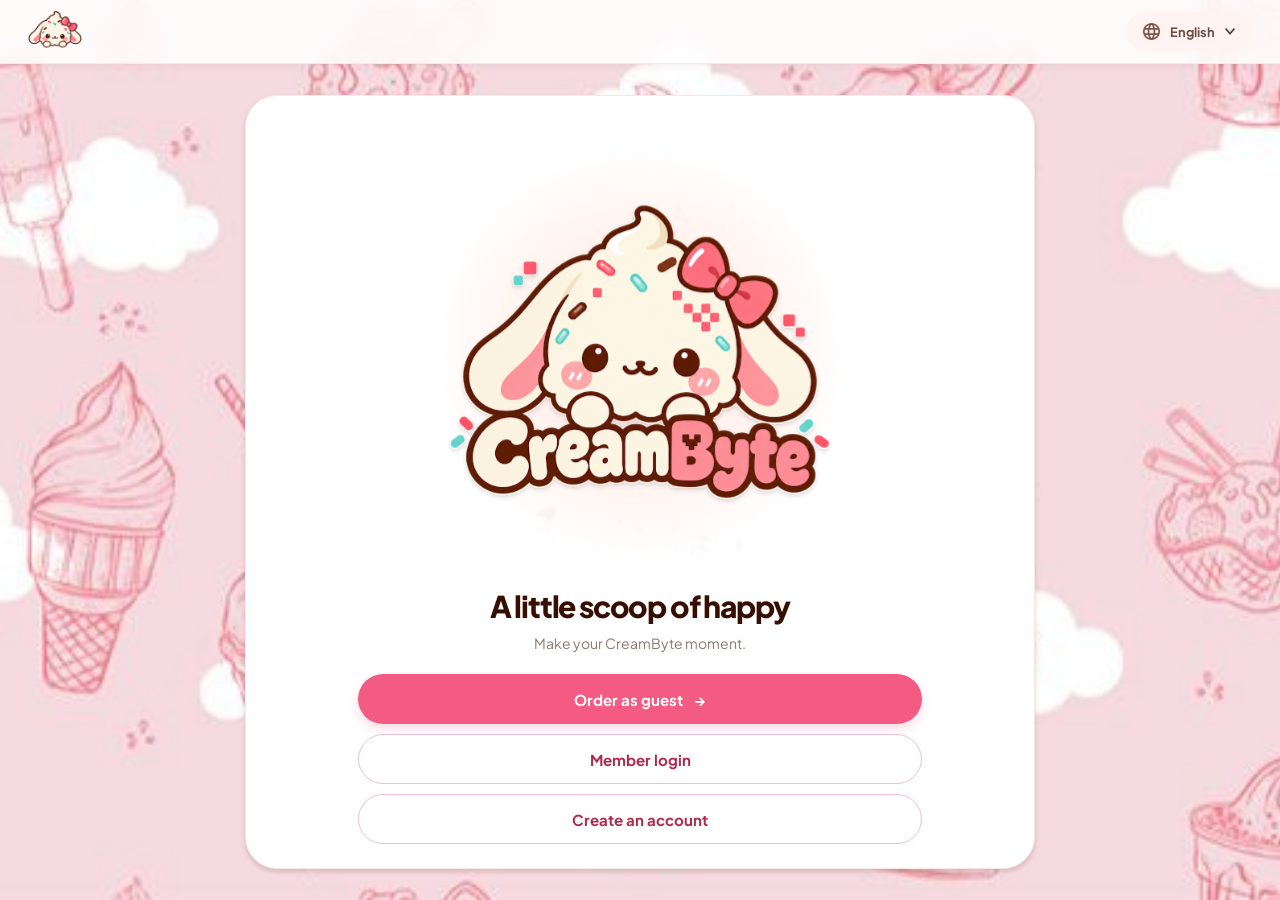
<file: frontend/src/index.html>
<!doctype html>
<html lang="en">
  <head>
    <meta charset="UTF-8" />
    <meta name="viewport" content="width=device-width, initial-scale=1" />
    <meta name="theme-color" content="#fff1ec" />
    <title>CreamByte Kiosk</title>
    <link rel="preconnect" href="https://fonts.googleapis.com" />
    <link rel="preconnect" href="https://fonts.gstatic.com" crossorigin />
    <link
      href="https://fonts.googleapis.com/css2?family=Plus+Jakarta+Sans:wght@400;500;600;700;800&display=swap"
      rel="stylesheet"
    />
    <link rel="stylesheet" href="/frontend/src/css/base.css" />
    <link
      rel="icon"
      type="image/png"
      href="/frontend/src/assets/creambyte-logo.png"
    />
    <link rel="stylesheet" href="/frontend/src/styles.css" />
    <link rel="stylesheet" href="/frontend/src/css/home.css" />
  </head>
  <body data-page="home">
    <header class="topbar">
      <a class="brand-link" href="/frontend/src/" aria-label="CreamByte home"
        ><img
          class="brand-mark"
          src="/frontend/src/assets/creambyte-logo.png"
          alt="CreamByte" /></a
      ><span class="language-pill"
        ><img
          class="language-icon"
          src="/frontend/src/assets/Globe.svg"
          alt="" />English<img
          class="language-caret"
          src="/frontend/src/assets/Dropdown.svg"
          alt=""
      /></span>
    </header>
    <main class="kiosk-main">
      <section class="panel home-panel">
        <div class="mascot-wrap">
          <span class="mascot-glow"></span
          ><img
            class="hero-mascot"
            src="/frontend/src/assets/CreamByte%20Bunny%20Mascot.svg"
            alt="CreamByte bunny mascot"
          />
        </div>
        <div class="home-content">
          <h1>A little scoop of happy</h1>
          <p>Make your CreamByte moment.</p>
          <button
            class="primary-button full-width"
            id="guest-start"
            type="button"
          >
            Order as guest <span aria-hidden="true">→</span></button
          ><button
            class="secondary-button full-width"
            id="member-login"
            type="button"
          >
            Member login</button
          ><a
            class="secondary-button full-width"
            href="/frontend/src/register.html"
            >Create an account</a
          >
        </div>
      </section>
    </main>
  </body>
  <script src="/frontend/src/app.js"></script>
</html>
</file>
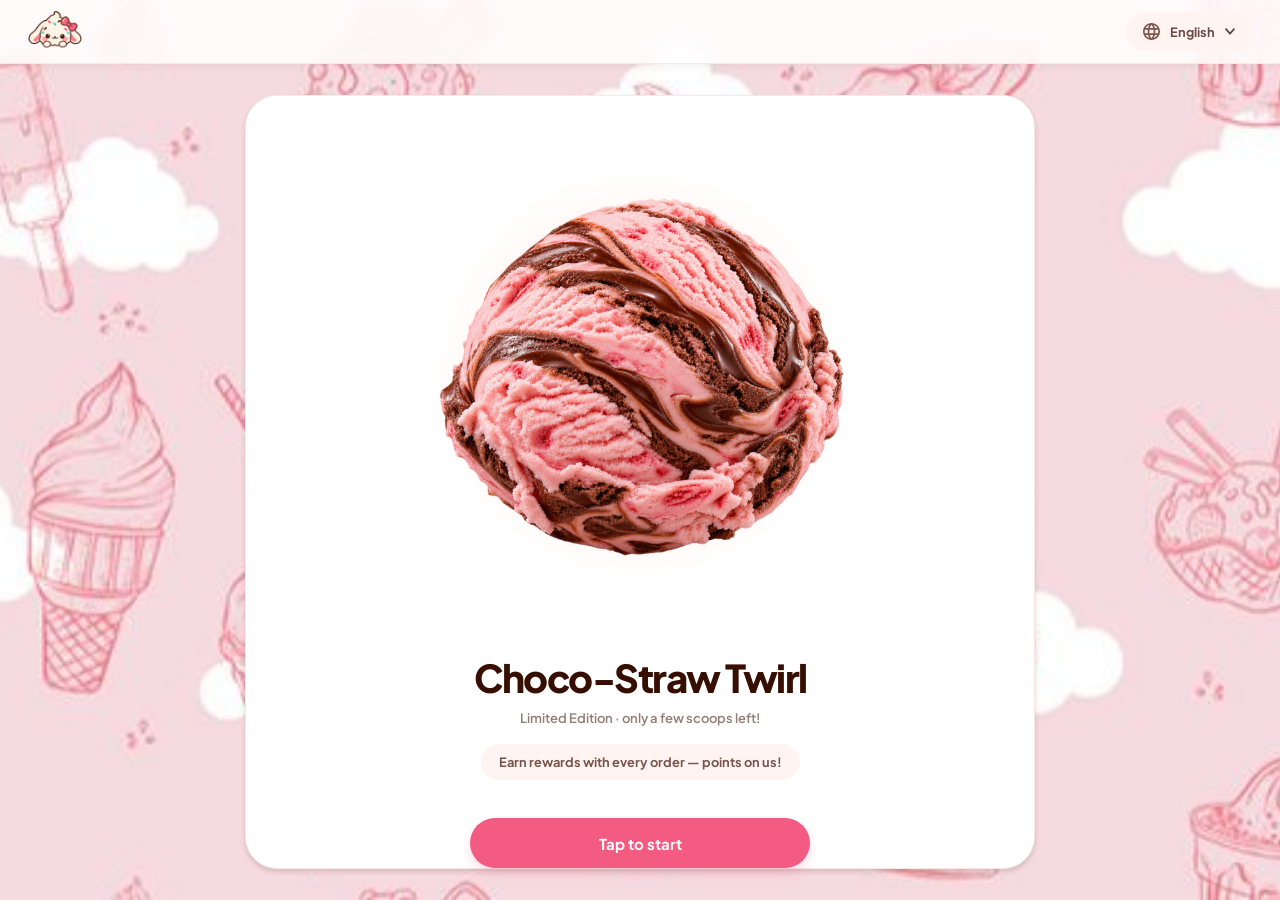
<file: frontend/src/attract.html>
<!doctype html>
<html lang="en">
  <head>
    <meta charset="UTF-8" />
    <meta name="viewport" content="width=device-width, initial-scale=1" />
    <meta name="theme-color" content="#fff1ec" />
    <title>CreamByte Kiosk</title>
    <link rel="preconnect" href="https://fonts.googleapis.com" />
    <link rel="preconnect" href="https://fonts.gstatic.com" crossorigin />
    <link
      href="https://fonts.googleapis.com/css2?family=Plus+Jakarta+Sans:wght@400;500;600;700;800&display=swap"
      rel="stylesheet"
    />
    <link rel="stylesheet" href="/frontend/src/css/base.css" />
    <link
      rel="icon"
      type="image/png"
      href="/frontend/src/assets/creambyte-logo.png"
    />
    <link rel="stylesheet" href="/frontend/src/styles.css" />
    <link rel="stylesheet" href="/frontend/src/css/home.css" />
  </head>
  <body data-page="attract">
    <header class="topbar">
      <a class="brand-link" href="/frontend/src/" aria-label="CreamByte home"
        ><img
          class="brand-mark"
          src="/frontend/src/assets/creambyte-logo.png"
          alt="CreamByte" /></a
      ><span class="language-pill"
        ><img
          class="language-icon"
          src="/frontend/src/assets/Globe.svg"
          alt="" />English<img
          class="language-caret"
          src="/frontend/src/assets/Dropdown.svg"
          alt=""
      /></span>
    </header>
    <main class="kiosk-main">
      <section class="panel attract-panel">
        <div class="mascot-wrap">
          <span class="mascot-glow"></span
          ><img
            class="hero-mascot"
            id="attract-mascot"
            src="/frontend/src/assets/CreamByte%20Bunny%20Mascot.svg"
            alt="CreamByte bunny mascot"
          />
        </div>
        <div class="attract-featured">
          <h1 id="attract-title">Choco-Straw Twirl</h1>
          <p id="attract-tagline">Limited Edition · only a few scoops left!</p>
        </div>
        <p class="attract-banner">
          Earn rewards with every order — points on us!
        </p>
        <button
          class="primary-button attract-start"
          id="attract-start"
          type="button"
        >
          Tap to start
        </button>
      </section>
    </main>
  </body>
  <script src="/frontend/src/app.js"></script>
</html>
</file>
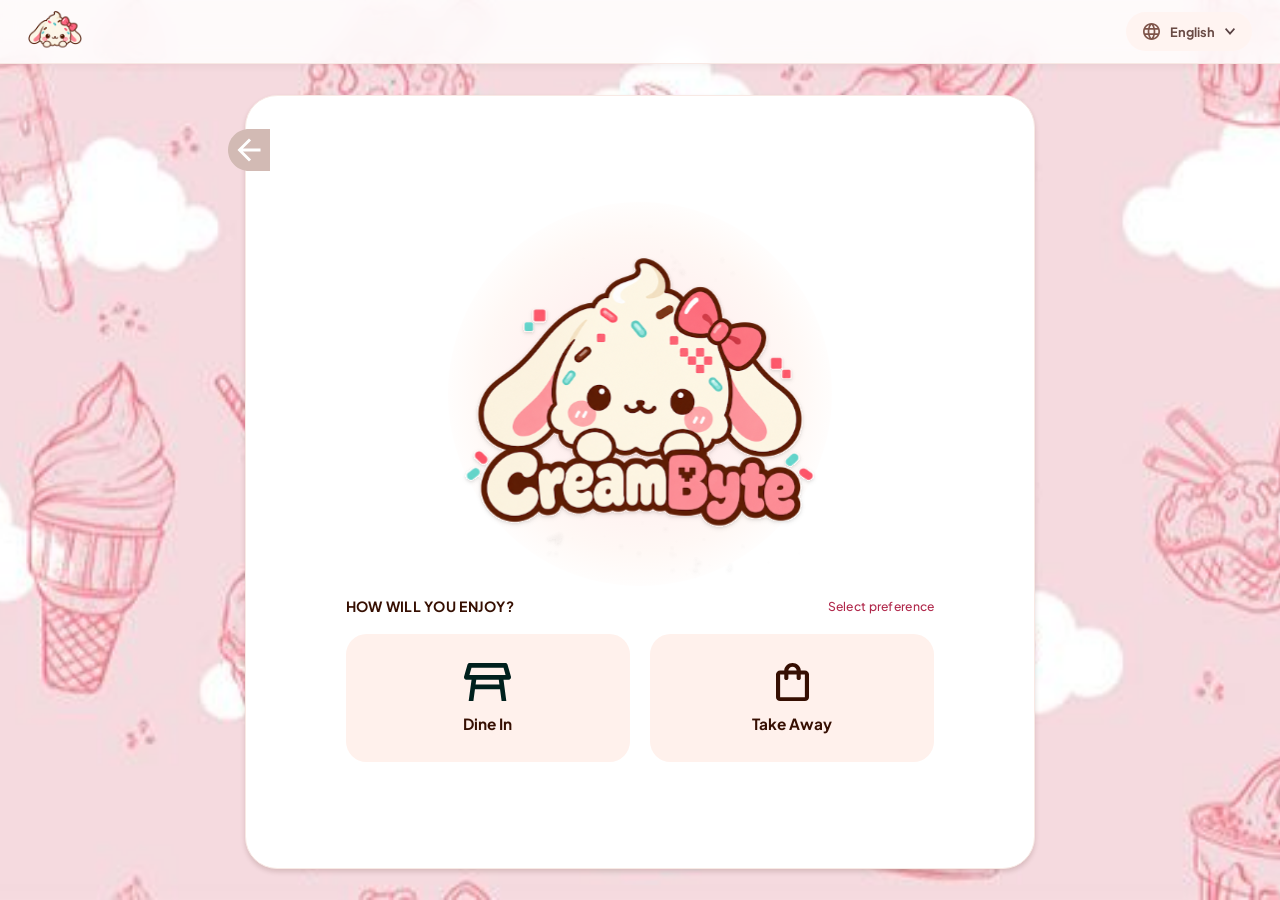
<file: frontend/src/cart.html>
<!doctype html>
<html lang="en">
  <head>
    <meta charset="UTF-8" />
    <meta name="viewport" content="width=device-width, initial-scale=1" />
    <meta name="theme-color" content="#fff1ec" />
    <title>Your order · CreamByte</title>
    <link rel="preconnect" href="https://fonts.googleapis.com" />
    <link rel="preconnect" href="https://fonts.gstatic.com" crossorigin />
    <link
      href="https://fonts.googleapis.com/css2?family=Plus+Jakarta+Sans:wght@400;500;600;700;800&display=swap"
      rel="stylesheet"
    />
    <link rel="stylesheet" href="/frontend/src/css/base.css" />
    <link
      rel="icon"
      type="image/png"
      href="/frontend/src/assets/creambyte-logo.png"
    />
    <link rel="stylesheet" href="/frontend/src/styles.css" />
    <link rel="stylesheet" href="/frontend/src/css/cart.css" />
  </head>
  <body data-page="cart">
    <header class="topbar">
      <a class="brand-link" href="/frontend/src/" aria-label="CreamByte home"
        ><img
          class="brand-mark"
          src="/frontend/src/assets/creambyte-logo.png"
          alt="CreamByte" /></a
      ><span class="language-pill"
        ><img
          class="language-icon"
          src="/frontend/src/assets/Globe.svg"
          alt="" />English<img
          class="language-caret"
          src="/frontend/src/assets/Dropdown.svg"
          alt=""
      /></span>
    </header>
    <main class="kiosk-main">
      <section class="panel cart-panel">
        <div class="cart-content">
          <div class="cart-heading">
            <h1>Your Order</h1>
            <span class="item-count" id="item-count"></span>
          </div>
          <div class="cart-items" id="cart-items"></div>
        </div>
        <div class="points-apply" id="points-apply" hidden>
          <p class="points-note" id="points-note"></p>
          <div class="points-apply-actions">
            <button class="secondary-button" id="apply-points" type="button">
              Apply points
            </button>
            <button
              class="secondary-button"
              id="guest-create-points"
              type="button"
            >
              Create account to earn points
            </button>
          </div>
        </div>
        <div class="totals" id="cart-totals"></div>
        <div class="cart-actions">
          <a
            class="secondary-button"
            id="edit-order"
            href="/frontend/src/flavor.html"
            >Change Order</a
          >
          <div class="cart-actions-primary">
            <a
              class="secondary-button"
              id="add-another-order"
              href="/frontend/src/preference.html"
              >Add another order</a
            >
            <a
              class="primary-button"
              id="checkout"
              href="/frontend/src/payment.html"
              >Proceed to checkout <span aria-hidden="true">→</span></a
            >
          </div>
        </div>
      </section>
    </main>
  </body>
  <script src="/frontend/src/app.js"></script>
</html>
</file>
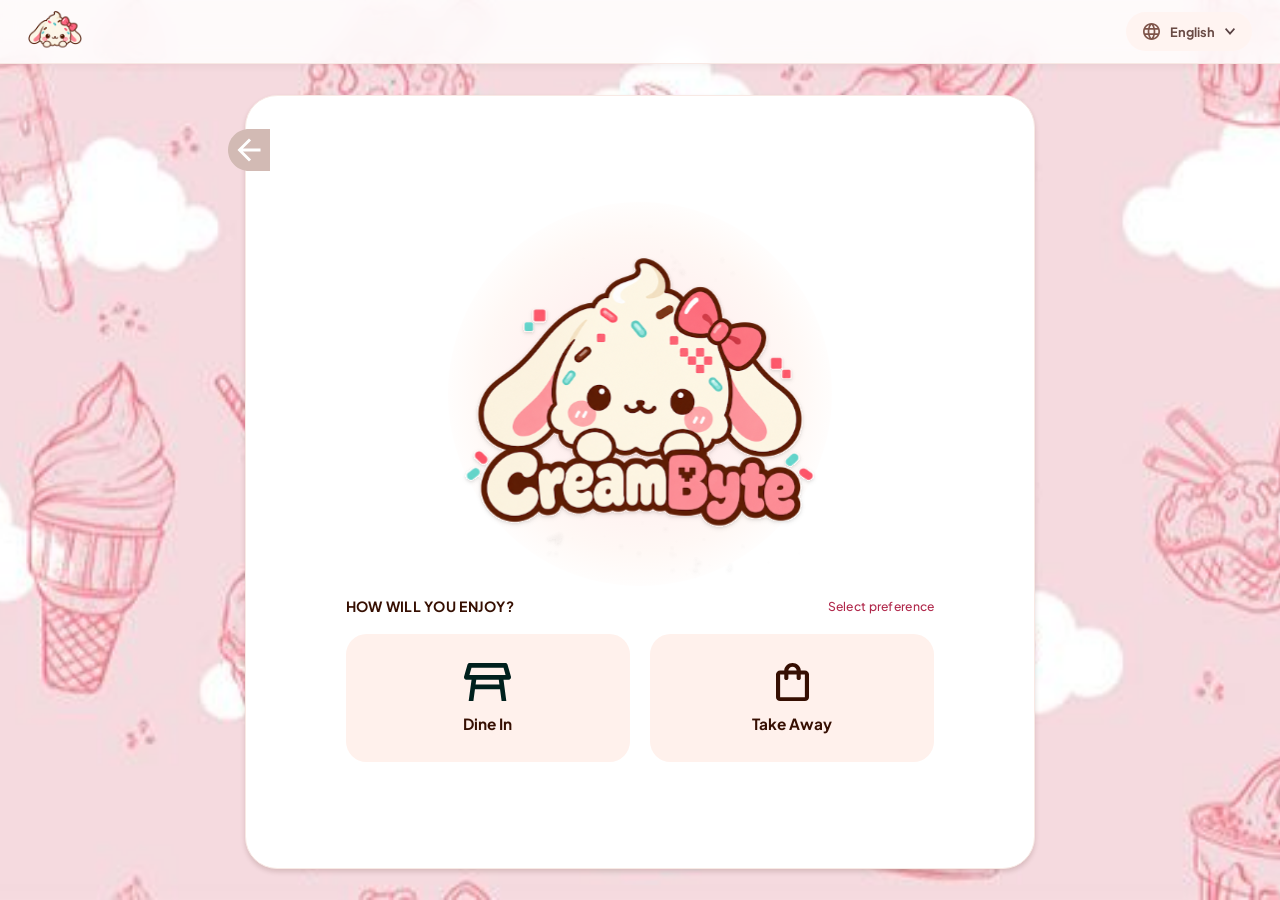
<file: frontend/src/cashless.html>
<!doctype html>
<html lang="en">
  <head>
    <meta charset="UTF-8" />
    <meta name="viewport" content="width=device-width, initial-scale=1" />
    <meta name="theme-color" content="#fff1ec" />
    <title>Cashless payment · CreamByte</title>
    <link rel="preconnect" href="https://fonts.googleapis.com" />
    <link rel="preconnect" href="https://fonts.gstatic.com" crossorigin />
    <link
      href="https://fonts.googleapis.com/css2?family=Plus+Jakarta+Sans:wght@400;500;600;700;800&display=swap"
      rel="stylesheet"
    />
    <link rel="stylesheet" href="/frontend/src/css/base.css" />
    <link
      rel="icon"
      type="image/png"
      href="/frontend/src/assets/creambyte-logo.png"
    />
    <link rel="stylesheet" href="/frontend/src/styles.css" />
    <link rel="stylesheet" href="/frontend/src/css/cashless.css" />
  </head>
  <body data-page="cashless">
    <header class="topbar">
      <a class="brand-link" href="/frontend/src/" aria-label="CreamByte home"
        ><img
          class="brand-mark"
          src="/frontend/src/assets/creambyte-logo.png"
          alt="CreamByte" /></a
      ><span class="language-pill"
        ><img
          class="language-icon"
          src="/frontend/src/assets/Globe.svg"
          alt="" />English<img
          class="language-caret"
          src="/frontend/src/assets/Dropdown.svg"
          alt=""
      /></span>
    </header>
    <main class="kiosk-main">
      <section class="panel cashless-panel">
        <a
          class="back-button"
          href="/frontend/src/payment.html"
          aria-label="Go back"
          ><img src="/frontend/src/assets/Back Button.svg" alt=""
        /></a>
        <h1>Pay here (cashless)</h1>
        <div class="cashless-options">
          <a
            class="cashless-card"
            href="/frontend/src/confirmed.html"
            data-complete
            ><span class="payment-icon"
              ><img
                class="payment-icon-img"
                src="/frontend/src/assets/Debit Card.svg"
                alt="" /></span
            ><span
              ><strong>Credit / Debit Card</strong
              ><small>Visa, Mastercard, JCB, tap to pay</small></span
            ><span class="chevron">›</span></a
          ><a
            class="cashless-card"
            href="/frontend/src/qr.html"
            data-complete="instapay"
            ><span class="payment-icon"
              ><img
                class="payment-icon-img"
                src="/frontend/src/assets/InstaPay.svg"
                alt="" /></span
            ><span><strong>InstaPay</strong><small>Scan QR to pay</small></span
            ><span class="chevron">›</span></a
          ><a
            class="cashless-card"
            href="/frontend/src/confirmed.html"
            data-complete
            ><span class="payment-icon"
              ><img
                class="payment-icon-img"
                src="/frontend/src/assets/Paypal.svg"
                alt="" /></span
            ><span
              ><strong>PayPal</strong
              ><small>Visa, Mastercard, JCB, tap to pay</small></span
            ><span class="chevron">›</span></a
          >
        </div>
      </section>
    </main>
  </body>
  <script src="/frontend/src/app.js"></script>
</html>
</file>
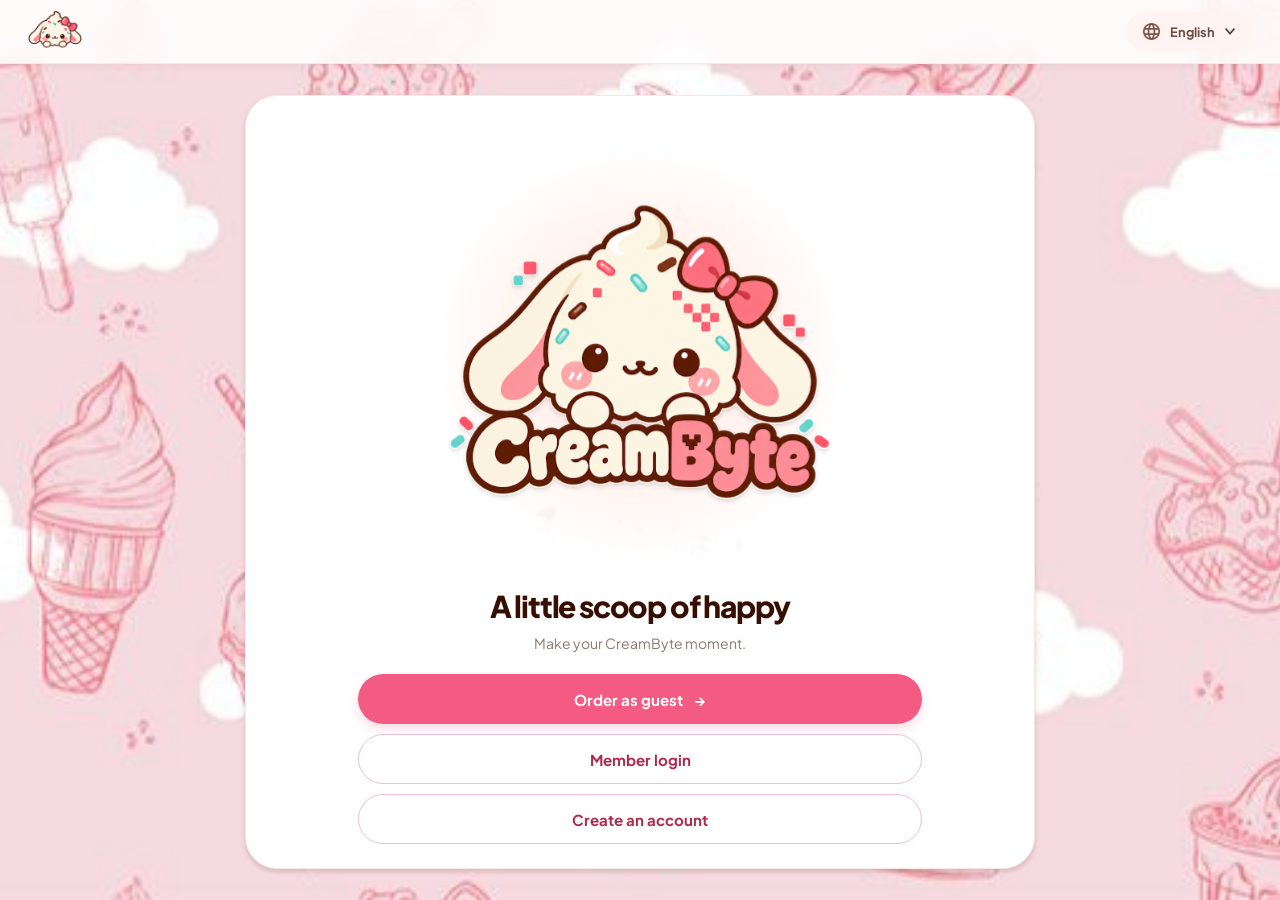
<file: frontend/src/confirmed.html>
<!doctype html>
<html lang="en">
  <head>
    <meta charset="UTF-8" />
    <meta name="viewport" content="width=device-width, initial-scale=1" />
    <meta name="theme-color" content="#fff1ec" />
    <title>Order confirmed · CreamByte</title>
    <link rel="preconnect" href="https://fonts.googleapis.com" />
    <link rel="preconnect" href="https://fonts.gstatic.com" crossorigin />
    <link
      href="https://fonts.googleapis.com/css2?family=Plus+Jakarta+Sans:wght@400;500;600;700;800&display=swap"
      rel="stylesheet"
    />
    <link rel="stylesheet" href="/frontend/src/css/base.css" />
    <link
      rel="icon"
      type="image/png"
      href="/frontend/src/assets/creambyte-logo.png"
    />
    <link rel="stylesheet" href="/frontend/src/styles.css" />
    <link rel="stylesheet" href="/frontend/src/css/confirmed.css" />
  </head>
  <body data-page="confirmed">
    <header class="topbar">
      <a class="brand-link" href="/frontend/src/" aria-label="CreamByte home"
        ><img
          class="brand-mark"
          src="/frontend/src/assets/creambyte-logo.png"
          alt="CreamByte" /></a
      ><span class="language-pill"
        ><img
          class="language-icon"
          src="/frontend/src/assets/Globe.svg"
          alt="" />English<img
          class="language-caret"
          src="/frontend/src/assets/Dropdown.svg"
          alt=""
      /></span>
    </header>
    <main class="kiosk-main">
      <section class="panel confirmation-panel">
        <div class="confirmation-mascot">
          <span class="mascot-glow"></span
          ><img
            src="/frontend/src/assets/CreamByte%20Bunny%20Mascot.svg"
            alt="CreamByte bunny mascot"
          />
        </div>
        <h1>Order Confirmed!</h1>
        <p>Thank you for your order</p>
        <div class="order-number" id="order-number"></div>
        <div class="points-summary" id="points-summary">
          <p class="points-used" id="points-used"></p>
          <p class="points-earned" id="points-earned"></p>
          <p class="points-balance" id="points-balance"></p>
        </div>
        <p class="points-message" id="points-message" hidden></p>
        <p class="ready-message">
          We’ll notify you when your order is ready at the counter.
        </p>
        <div class="confirmation-actions">
          <a
            class="primary-button home-button"
            href="/frontend/src/"
            id="back-home"
            >Order Again</a
          >
          <button class="primary-button home-button" id="done" type="button">
            Done
          </button>
        </div>
      </section>
    </main>
  </body>
  <script src="/frontend/src/app.js"></script>
</html>
</file>
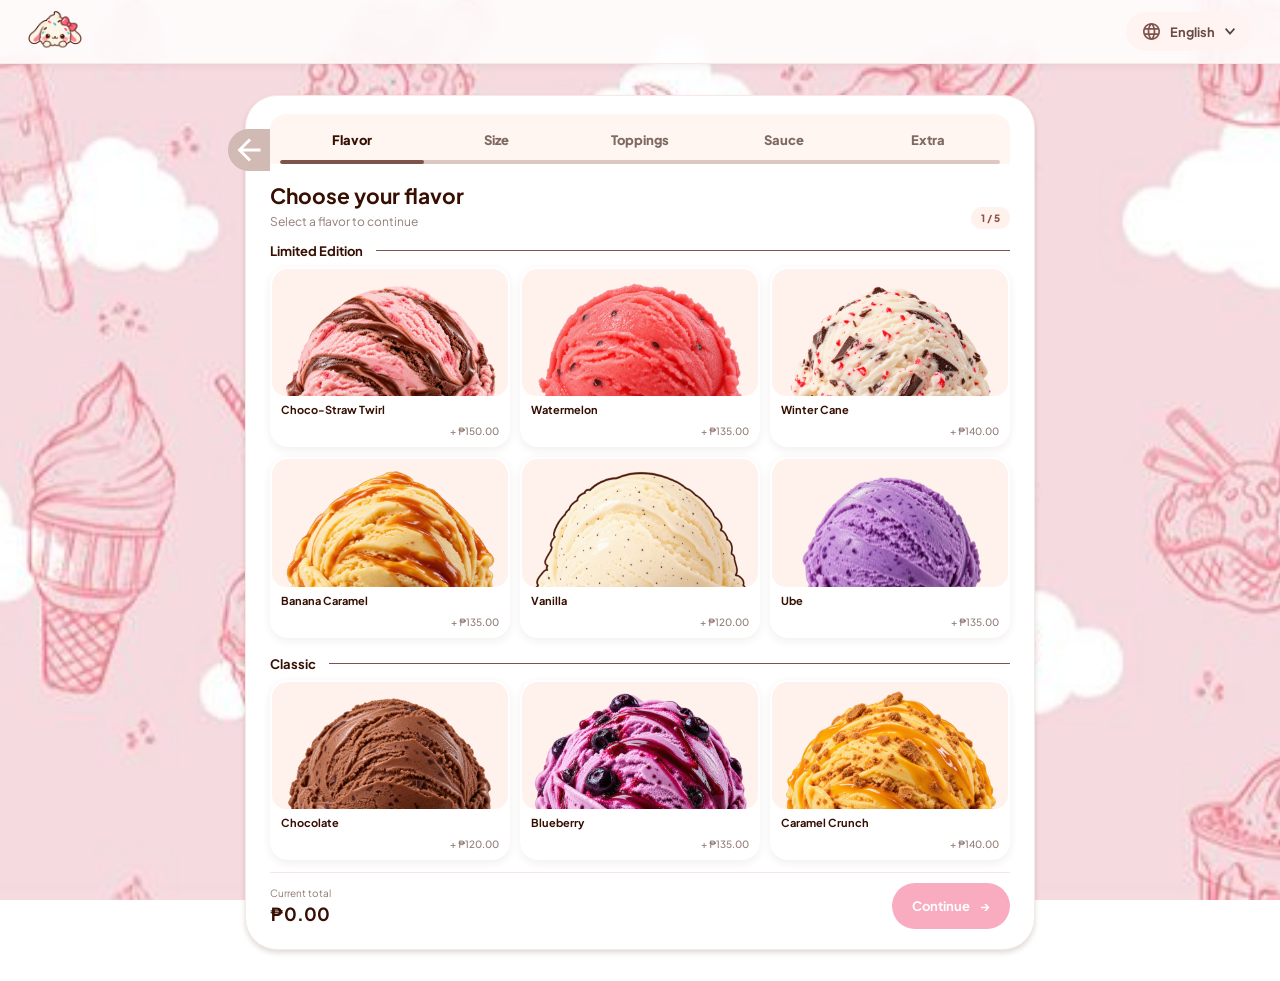
<file: frontend/src/extra.html>
<!doctype html>
<html lang="en">
  <head>
    <meta charset="UTF-8" />
    <meta name="viewport" content="width=device-width, initial-scale=1" />
    <meta name="theme-color" content="#fff1ec" />
    <title>Choose extras · CreamByte</title>
    <link rel="preconnect" href="https://fonts.googleapis.com" />
    <link rel="preconnect" href="https://fonts.gstatic.com" crossorigin />
    <link
      href="https://fonts.googleapis.com/css2?family=Plus+Jakarta+Sans:wght@400;500;600;700;800&display=swap"
      rel="stylesheet"
    />
    <link rel="stylesheet" href="/frontend/src/css/base.css" />
    <link
      rel="icon"
      type="image/png"
      href="/frontend/src/assets/creambyte-logo.png"
    />
    <link rel="stylesheet" href="/frontend/src/styles.css" />
    <link rel="stylesheet" href="/frontend/src/css/customize.css" />
    <link rel="stylesheet" href="/frontend/src/css/extra.css" />
  </head>
  <body data-page="extra">
    <header class="topbar">
      <a class="brand-link" href="/frontend/src/" aria-label="CreamByte home"
        ><img
          class="brand-mark"
          src="/frontend/src/assets/creambyte-logo.png"
          alt="CreamByte" /></a
      ><span class="language-pill"
        ><img
          class="language-icon"
          src="/frontend/src/assets/Globe.svg"
          alt="" />English<img
          class="language-caret"
          src="/frontend/src/assets/Dropdown.svg"
          alt=""
      /></span>
    </header>
    <main class="kiosk-main">
      <section class="panel build-panel" data-step="Extra">
        <a
          class="back-button"
          href="/frontend/src/sauce.html"
          aria-label="Go back"
          ><img src="/frontend/src/assets/Back Button.svg" alt=""
        /></a>
        <nav class="step-nav" aria-label="Dessert customization steps">
          <ol>
            <li>Flavor</li>
            <li>Size</li>
            <li>Toppings</li>
            <li>Sauce</li>
            <li aria-current="step">Extra</li>
          </ol>
          <div class="progress-track"><span style="width: 100%"></span></div>
        </nav>
        <div class="step-heading">
          <div>
            <h1>Choose your extras</h1>
            <p>One last touch for your treat</p>
          </div>
          <span class="step-count">5 / 5</span>
        </div>
        <div class="option-grid" id="option-grid" data-options="Extra"></div>
        <div class="build-footer">
          <div>
            <span class="muted-label">Current total</span
            ><strong id="draft-total">₱0.00</strong>
          </div>
          <button class="primary-button" id="continue-step" type="button">
            Add to order <span aria-hidden="true">→</span>
          </button>
        </div>
      </section>
    </main>
  </body>
  <script src="/frontend/src/app.js"></script>
</html>
</file>
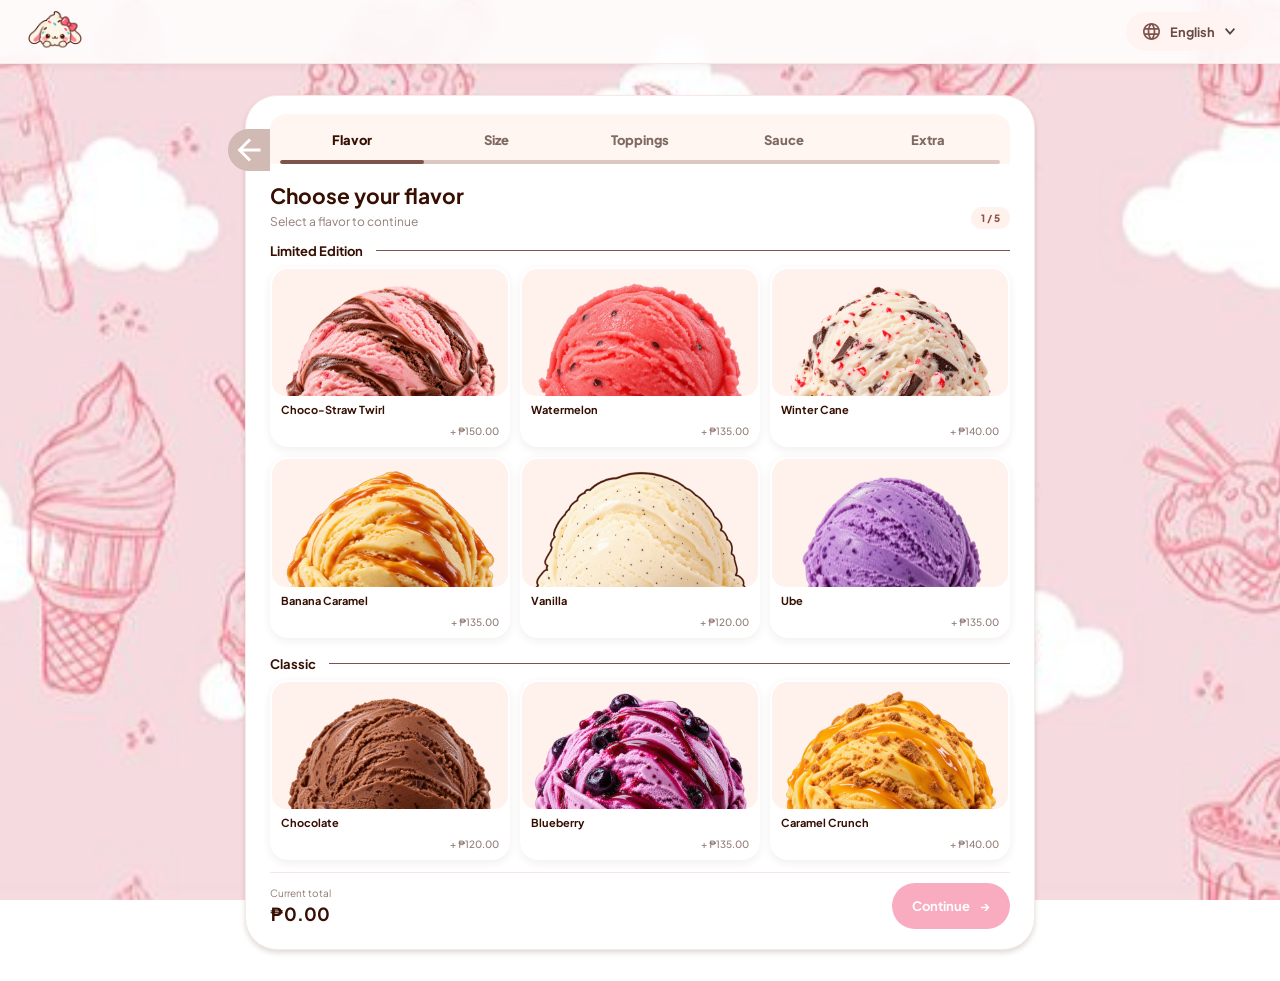
<file: frontend/src/flavor.html>
<!doctype html>
<html lang="en">
  <head>
    <meta charset="UTF-8" />
    <meta name="viewport" content="width=device-width, initial-scale=1" />
    <meta name="theme-color" content="#fff1ec" />
    <title>Choose a flavor · CreamByte</title>
    <link rel="preconnect" href="https://fonts.googleapis.com" />
    <link rel="preconnect" href="https://fonts.gstatic.com" crossorigin />
    <link
      href="https://fonts.googleapis.com/css2?family=Plus+Jakarta+Sans:wght@400;500;600;700;800&display=swap"
      rel="stylesheet"
    />
    <link rel="stylesheet" href="/frontend/src/css/base.css" />
    <link
      rel="icon"
      type="image/png"
      href="/frontend/src/assets/creambyte-logo.png"
    />
    <link rel="stylesheet" href="/frontend/src/styles.css" />
    <link rel="stylesheet" href="/frontend/src/css/customize.css" />
    <link rel="stylesheet" href="/frontend/src/css/flavor.css" />
  </head>
  <body data-page="flavor">
    <header class="topbar">
      <a class="brand-link" href="/frontend/src/" aria-label="CreamByte home"
        ><img
          class="brand-mark"
          src="/frontend/src/assets/creambyte-logo.png"
          alt="CreamByte" /></a
      ><span class="language-pill"
        ><img
          class="language-icon"
          src="/frontend/src/assets/Globe.svg"
          alt="" />English<img
          class="language-caret"
          src="/frontend/src/assets/Dropdown.svg"
          alt=""
      /></span>
    </header>
    <main class="kiosk-main">
      <section class="panel build-panel" data-step="Flavor">
        <a
          class="back-button"
          href="/frontend/src/preference.html"
          aria-label="Go back"
          ><img src="/frontend/src/assets/Back Button.svg" alt=""
        /></a>
        <nav class="step-nav" aria-label="Dessert customization steps">
          <ol>
            <li aria-current="step">Flavor</li>
            <li>Size</li>
            <li>Toppings</li>
            <li>Sauce</li>
            <li>Extra</li>
          </ol>
          <div class="progress-track"><span style="width: 20%"></span></div>
        </nav>
        <div class="step-heading">
          <div>
            <h1>Choose your flavor</h1>
            <p>Select a flavor to continue</p>
          </div>
          <span class="step-count">1 / 5</span>
        </div>
        <div class="flavor-groups">
          <section>
            <div class="group-title"><h2>Limited Edition</h2></div>
            <div
              class="option-grid"
              id="option-grid"
              data-options="FlavorLimited"
            ></div>
          </section>
          <section>
            <div class="group-title"><h2>Classic</h2></div>
            <div
              class="option-grid"
              id="classic-grid"
              data-options="FlavorClassic"
            ></div>
          </section>
        </div>
        <div class="build-footer">
          <div>
            <span class="muted-label">Current total</span
            ><strong id="draft-total">₱0.00</strong>
          </div>
          <button
            class="primary-button"
            id="continue-step"
            type="button"
            disabled
          >
            Continue <span aria-hidden="true">→</span>
          </button>
        </div>
      </section>
    </main>
  </body>
  <script src="/frontend/src/app.js"></script>
</html>
</file>
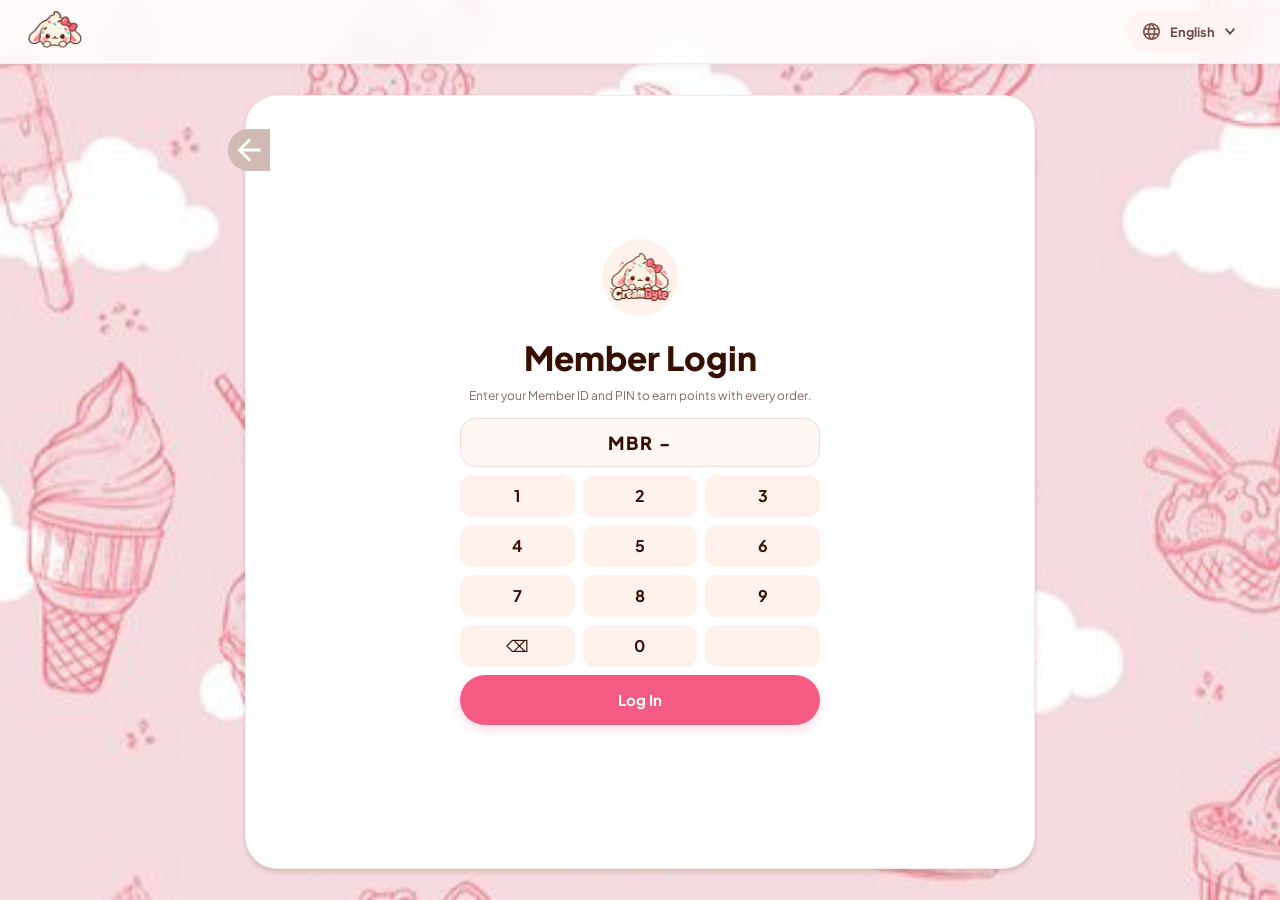
<file: frontend/src/login.html>
<!doctype html>
<html lang="en">
  <head>
    <meta charset="UTF-8" />
    <meta name="viewport" content="width=device-width, initial-scale=1" />
    <meta name="theme-color" content="#fff1ec" />
    <title>Member login · CreamByte</title>
    <link rel="preconnect" href="https://fonts.googleapis.com" />
    <link rel="preconnect" href="https://fonts.gstatic.com" crossorigin />
    <link
      href="https://fonts.googleapis.com/css2?family=Plus+Jakarta+Sans:wght@400;500;600;700;800&display=swap"
      rel="stylesheet"
    />
    <link rel="stylesheet" href="/frontend/src/css/base.css" />
    <link
      rel="icon"
      type="image/png"
      href="/frontend/src/assets/creambyte-logo.png"
    />
    <link rel="stylesheet" href="/frontend/src/styles.css" />
    <link rel="stylesheet" href="/frontend/src/css/register.css" />
  </head>
  <body data-page="login">
    <header class="topbar">
      <a class="brand-link" href="/frontend/src/" aria-label="CreamByte home"
        ><img
          class="brand-mark"
          src="/frontend/src/assets/creambyte-logo.png"
          alt="CreamByte" /></a
      ><span class="language-pill"
        ><img
          class="language-icon"
          src="/frontend/src/assets/Globe.svg"
          alt="" />English<img
          class="language-caret"
          src="/frontend/src/assets/Dropdown.svg"
          alt=""
      /></span>
    </header>
    <main class="kiosk-main">
      <section class="panel form-panel">
        <a class="back-button" href="/frontend/src/" aria-label="Go back"
          ><img src="/frontend/src/assets/Back Button.svg" alt=""
        /></a>
        <img
          class="form-icon"
          src="/frontend/src/assets/CreamByte%20Bunny%20Mascot.svg"
          alt="CreamByte mascot"
        />
        <h1>Member Login</h1>
        <p class="panel-intro">
          Enter your Member ID and PIN to earn points with every order.
        </p>
        <div class="keypad" id="keypad">
          <div
            class="keypad-display"
            id="keypad-display"
            role="status"
            aria-live="polite"
          ></div>
          <div class="keypad-grid" id="keypad-grid">
            <button class="keypad-key" data-key="1" type="button">1</button>
            <button class="keypad-key" data-key="2" type="button">2</button>
            <button class="keypad-key" data-key="3" type="button">3</button>
            <button class="keypad-key" data-key="4" type="button">4</button>
            <button class="keypad-key" data-key="5" type="button">5</button>
            <button class="keypad-key" data-key="6" type="button">6</button>
            <button class="keypad-key" data-key="7" type="button">7</button>
            <button class="keypad-key" data-key="8" type="button">8</button>
            <button class="keypad-key" data-key="9" type="button">9</button>
            <button
              class="keypad-key"
              data-key="back"
              type="button"
              aria-label="Back"
            >
              ⌫
            </button>
            <button class="keypad-key" data-key="0" type="button">0</button>
            <span class="keypad-key" aria-hidden="true"></span>
          </div>
          <button
            class="primary-button full-width keypad-login"
            id="keypad-login"
            type="button"
          >
            Log In
          </button>
        </div>
        <p class="form-error" id="form-error" role="alert" hidden></p>
      </section>
    </main>
  </body>
  <script src="/frontend/src/app.js"></script>
</html>
</file>
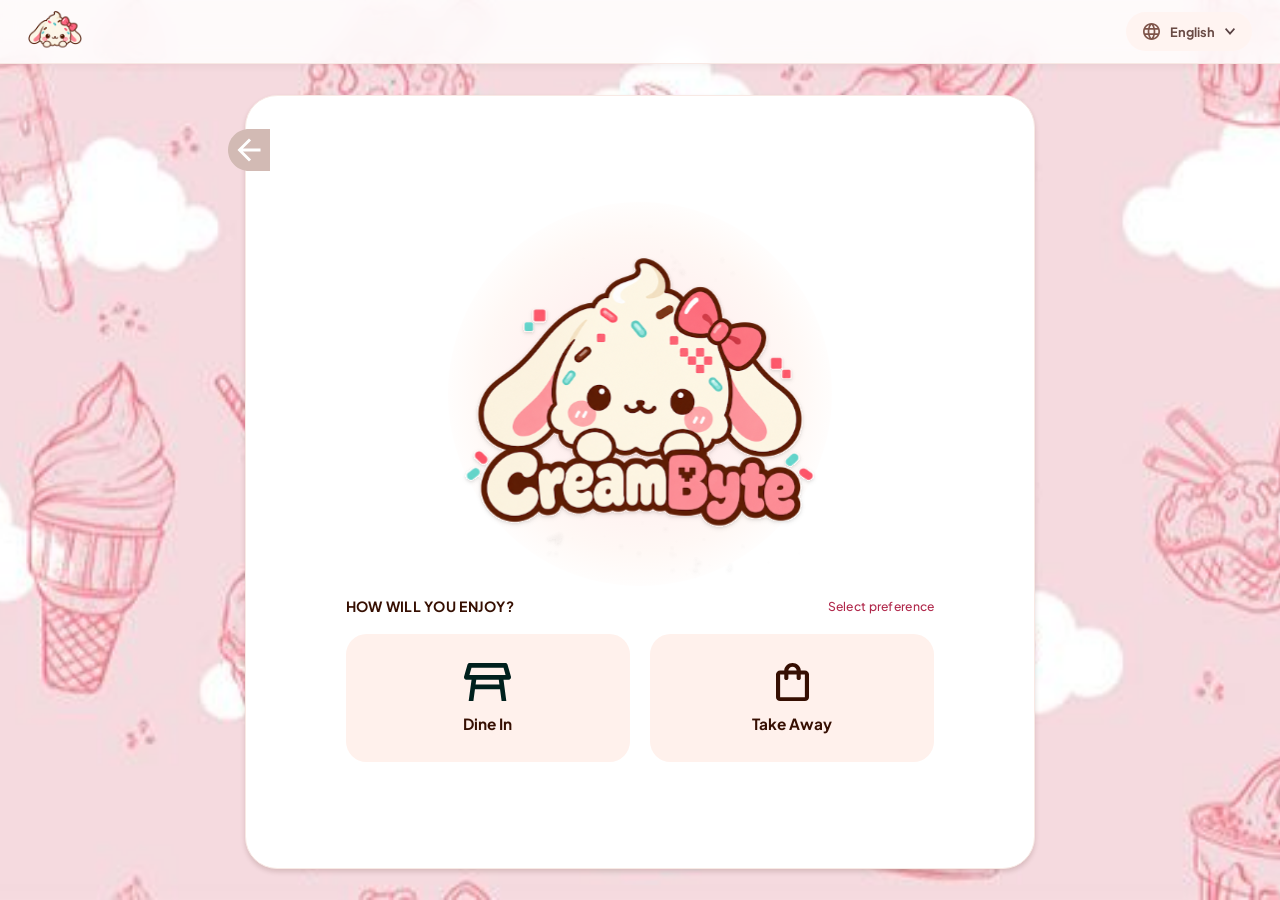
<file: frontend/src/payment.html>
<!doctype html>
<html lang="en">
  <head>
    <meta charset="UTF-8" />
    <meta name="viewport" content="width=device-width, initial-scale=1" />
    <meta name="theme-color" content="#fff1ec" />
    <title>Payment method · CreamByte</title>
    <link rel="preconnect" href="https://fonts.googleapis.com" />
    <link rel="preconnect" href="https://fonts.gstatic.com" crossorigin />
    <link
      href="https://fonts.googleapis.com/css2?family=Plus+Jakarta+Sans:wght@400;500;600;700;800&display=swap"
      rel="stylesheet"
    />
    <link rel="stylesheet" href="/frontend/src/css/base.css" />
    <link
      rel="icon"
      type="image/png"
      href="/frontend/src/assets/creambyte-logo.png"
    />
    <link rel="stylesheet" href="/frontend/src/styles.css" />
    <link rel="stylesheet" href="/frontend/src/css/payment.css" />
  </head>
  <body data-page="payment">
    <header class="topbar">
      <a class="brand-link" href="/frontend/src/" aria-label="CreamByte home"
        ><img
          class="brand-mark"
          src="/frontend/src/assets/creambyte-logo.png"
          alt="CreamByte" /></a
      ><span class="language-pill"
        ><img
          class="language-icon"
          src="/frontend/src/assets/Globe.svg"
          alt="" />English<img
          class="language-caret"
          src="/frontend/src/assets/Dropdown.svg"
          alt=""
      /></span>
    </header>
    <main class="kiosk-main">
      <section class="panel payment-panel">
        <a
          class="back-button"
          href="/frontend/src/cart.html"
          aria-label="Go back"
          ><img src="/frontend/src/assets/Back Button.svg" alt=""
        /></a>
        <h1>Payment Method</h1>
        <div class="payment-options">
          <a
            class="payment-card"
            href="/frontend/src/confirmed.html"
            data-pay="counter"
            ><span class="payment-card-icon" aria-hidden="true"
              ><img
                src="/frontend/src/assets/Counter%20Payment.svg"
                alt="" /></span
            >Pay at the counter</a
          ><a
            class="payment-card"
            href="/frontend/src/cashless.html"
            data-pay="cashless"
            ><span class="payment-card-icon" aria-hidden="true"
              ><img src="/frontend/src/assets/Mini%20QR.svg" alt="" /></span
            >Pay here (cashless)</a
          >
        </div>
        <div class="totals" id="payment-totals"></div>
      </section>
    </main>
  </body>
  <script src="/frontend/src/app.js"></script>
</html>
</file>
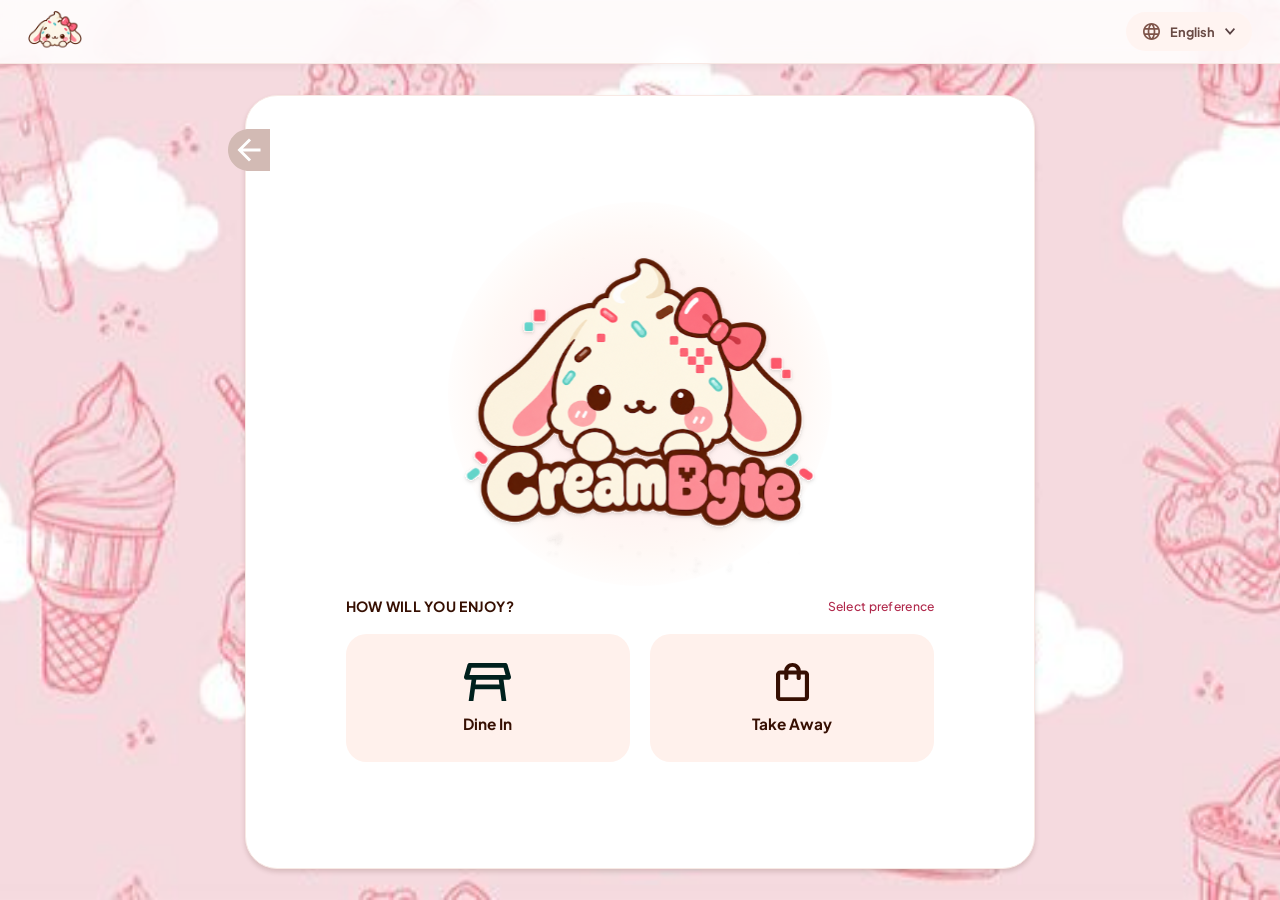
<file: frontend/src/preference.html>
<!doctype html>
<html lang="en">
  <head>
    <meta charset="UTF-8" />
    <meta name="viewport" content="width=device-width, initial-scale=1" />
    <meta name="theme-color" content="#fff1ec" />
    <title>Choose service · CreamByte</title>
    <link rel="preconnect" href="https://fonts.googleapis.com" />
    <link rel="preconnect" href="https://fonts.gstatic.com" crossorigin />
    <link
      href="https://fonts.googleapis.com/css2?family=Plus+Jakarta+Sans:wght@400;500;600;700;800&display=swap"
      rel="stylesheet"
    />
    <link rel="stylesheet" href="/frontend/src/css/base.css" />
    <link
      rel="icon"
      type="image/png"
      href="/frontend/src/assets/creambyte-logo.png"
    />
    <link rel="stylesheet" href="/frontend/src/styles.css" />
    <link rel="stylesheet" href="/frontend/src/css/preference.css" />
  </head>
  <body data-page="preference">
    <header class="topbar">
      <a class="brand-link" href="/frontend/src/" aria-label="CreamByte home"
        ><img
          class="brand-mark"
          src="/frontend/src/assets/creambyte-logo.png"
          alt="CreamByte" /></a
      ><span class="language-pill"
        ><img
          class="language-icon"
          src="/frontend/src/assets/Globe.svg"
          alt="" />English<img
          class="language-caret"
          src="/frontend/src/assets/Dropdown.svg"
          alt=""
      /></span>
    </header>
    <main class="kiosk-main">
      <section class="panel preference-panel">
        <a class="back-button" href="/frontend/src/" aria-label="Go back"
          ><img src="/frontend/src/assets/Back Button.svg" alt=""
        /></a>
        <div class="preference-mascot">
          <img
            src="/frontend/src/assets/CreamByte%20Bunny%20Mascot.svg"
            alt="CreamByte bunny mascot"
          />
        </div>
        <p class="greeting" id="preference-points" hidden></p>
        <div class="preference-content">
          <div class="preference-heading">
            <h1>HOW WILL YOU ENJOY?</h1>
            <span>Select preference</span>
          </div>
          <div class="preference-options">
            <button
              type="button"
              class="preference-card"
              data-order-type="Dine-in"
            >
              <img
                class="preference-icon"
                src="/frontend/src/assets/Dine-in.svg"
                alt=""
                aria-hidden="true"
              />Dine In</button
            ><button
              type="button"
              class="preference-card"
              data-order-type="Takeaway"
            >
              <img
                class="preference-icon"
                src="/frontend/src/assets/Takeaway.svg"
                alt=""
                aria-hidden="true"
              />Take Away
            </button>
          </div>
        </div>
      </section>
    </main>
  </body>
  <script src="/frontend/src/app.js"></script>
</html>
</file>
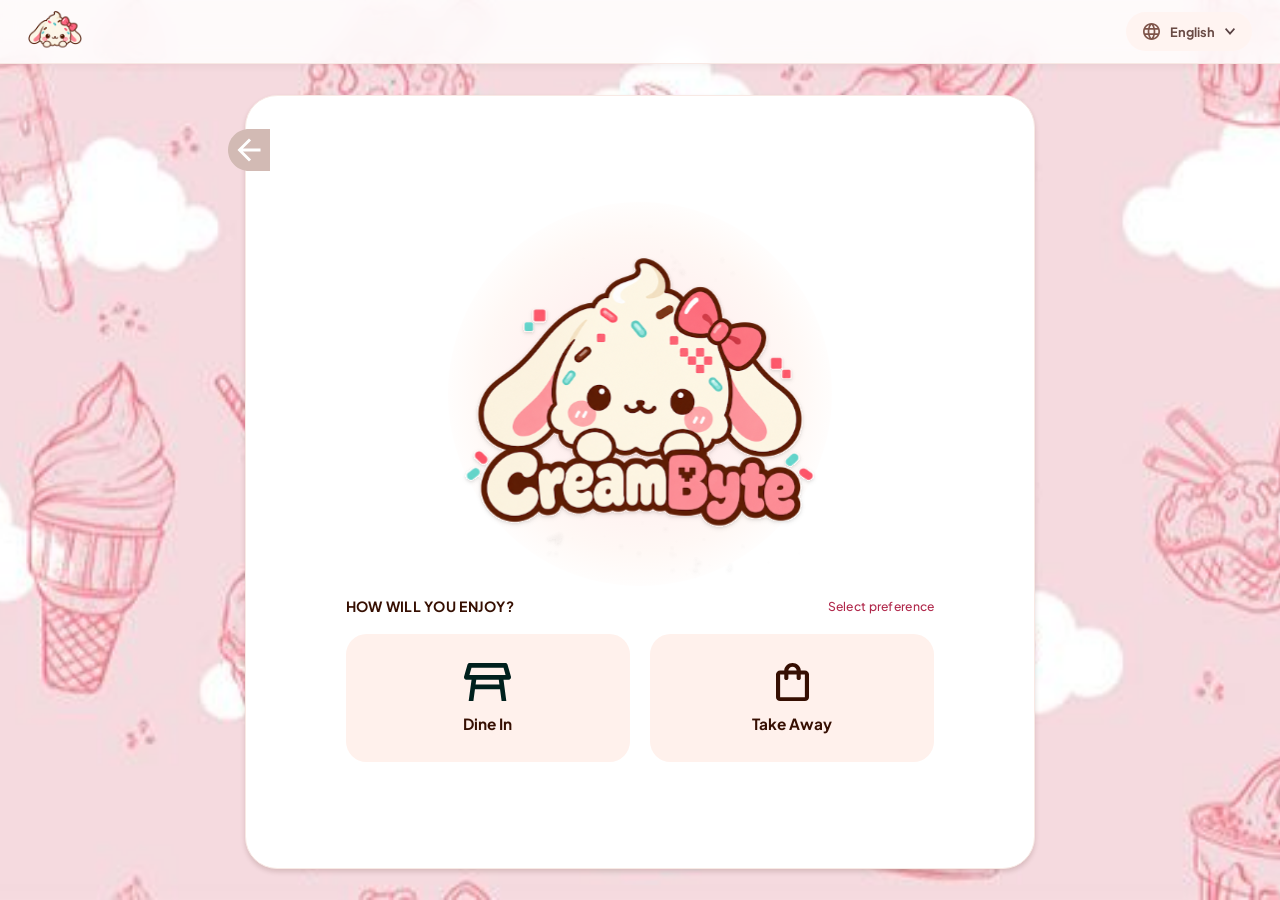
<file: frontend/src/qr.html>
<!doctype html>
<html lang="en">
  <head>
    <meta charset="UTF-8" />
    <meta name="viewport" content="width=device-width, initial-scale=1" />
    <meta name="theme-color" content="#fff1ec" />
    <title>Scan QR · CreamByte</title>
    <link rel="preconnect" href="https://fonts.googleapis.com" />
    <link rel="preconnect" href="https://fonts.gstatic.com" crossorigin />
    <link
      href="https://fonts.googleapis.com/css2?family=Plus+Jakarta+Sans:wght@400;500;600;700;800&display=swap"
      rel="stylesheet"
    />
    <link rel="stylesheet" href="/frontend/src/css/base.css" />
    <link
      rel="icon"
      type="image/png"
      href="/frontend/src/assets/creambyte-logo.png"
    />
    <link rel="stylesheet" href="/frontend/src/styles.css" />
    <link rel="stylesheet" href="/frontend/src/css/cashless.css" />
  </head>
  <body data-page="qr">
    <header class="topbar">
      <a class="brand-link" href="/frontend/src/" aria-label="CreamByte home"
        ><img
          class="brand-mark"
          src="/frontend/src/assets/creambyte-logo.png"
          alt="CreamByte" /></a
      ><span class="language-pill"
        ><img
          class="language-icon"
          src="/frontend/src/assets/Globe.svg"
          alt="" />English<img
          class="language-caret"
          src="/frontend/src/assets/Dropdown.svg"
          alt=""
      /></span>
    </header>
    <main class="kiosk-main">
      <section class="panel cashless-panel">
        <a
          class="back-button"
          href="/frontend/src/cashless.html"
          aria-label="Go back"
          ><img src="/frontend/src/assets/Back Button.svg" alt=""
        /></a>
        <h1>Scan to pay with InstaPay</h1>
        <div class="cashless-qr">
          <img
            src="/frontend/src/assets/Huge%20QR.svg"
            alt="Scan this QR code with InstaPay"
          />
          <p>
            <img
              class="qr-badge"
              src="/frontend/src/assets/Mini%20QR.svg"
              alt=""
            />Scan with InstaPay to pay
          </p>
        </div>
        <button class="primary-button" id="qr-complete" type="button">
          I have completed the payment
        </button>
      </section>
    </main>
  </body>
  <script src="/frontend/src/app.js"></script>
</html>
</file>
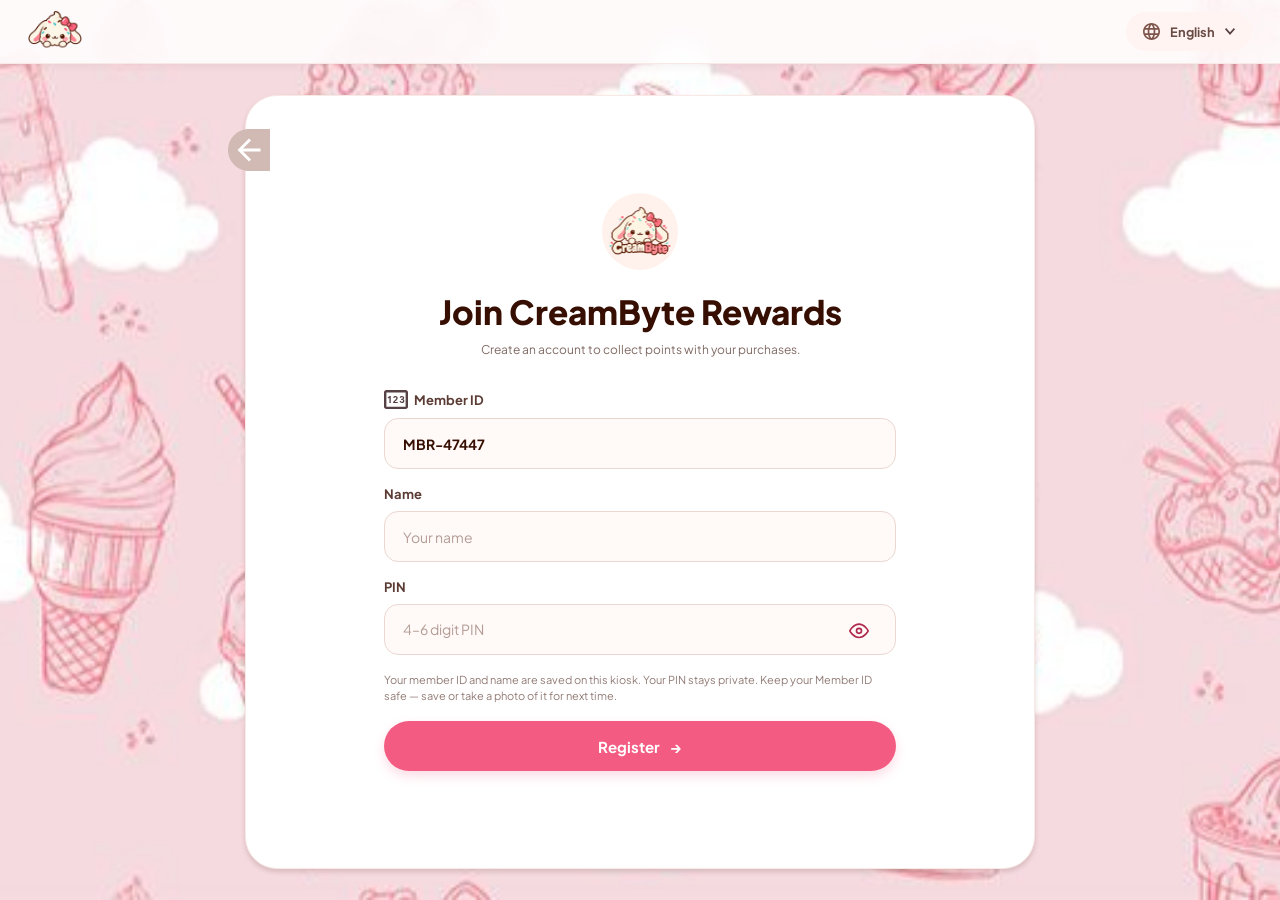
<file: frontend/src/register.html>
<!doctype html>
<html lang="en">
  <head>
    <meta charset="UTF-8" />
    <meta name="viewport" content="width=device-width, initial-scale=1" />
    <meta name="theme-color" content="#fff1ec" />
    <title>Create an account · CreamByte</title>
    <link rel="preconnect" href="https://fonts.googleapis.com" />
    <link rel="preconnect" href="https://fonts.gstatic.com" crossorigin />
    <link
      href="https://fonts.googleapis.com/css2?family=Plus+Jakarta+Sans:wght@400;500;600;700;800&display=swap"
      rel="stylesheet"
    />
    <link rel="stylesheet" href="/frontend/src/css/base.css" />
    <link
      rel="icon"
      type="image/png"
      href="/frontend/src/assets/creambyte-logo.png"
    />
    <link rel="stylesheet" href="/frontend/src/styles.css" />
    <link rel="stylesheet" href="/frontend/src/css/register.css" />
  </head>
  <body data-page="register">
    <header class="topbar">
      <a class="brand-link" href="/frontend/src/" aria-label="CreamByte home"
        ><img
          class="brand-mark"
          src="/frontend/src/assets/creambyte-logo.png"
          alt="CreamByte" /></a
      ><span class="language-pill"
        ><img
          class="language-icon"
          src="/frontend/src/assets/Globe.svg"
          alt="" />English<img
          class="language-caret"
          src="/frontend/src/assets/Dropdown.svg"
          alt=""
      /></span>
    </header>
    <main class="kiosk-main">
      <section class="panel form-panel">
        <a class="back-button" href="/frontend/src/" aria-label="Go back"
          ><img src="/frontend/src/assets/Back Button.svg" alt=""
        /></a>
        <img
          class="form-icon"
          src="/frontend/src/assets/CreamByte%20Bunny%20Mascot.svg"
          alt="CreamByte mascot"
        />
        <h1>Join CreamByte Rewards</h1>
        <p class="panel-intro">
          Create an account to collect points with your purchases.
        </p>
        <form class="member-form" id="member-form">
          <label
            ><span class="field-label"
              ><img
                class="field-icon"
                src="/frontend/src/assets/ID Icon.svg"
                alt=""
              />Member ID</span
            ><input
              id="member-id"
              name="memberId"
              type="text"
              inputmode="numeric"
              autocomplete="username"
              pattern="MBR-\d{5}"
              maxlength="12"
              placeholder="Auto-generated ID"
              required /></label
          ><label
            >Name<input
              id="member-name"
              name="name"
              type="text"
              autocomplete="name"
              maxlength="60"
              placeholder="Your name"
              required /></label
          ><label
            >PIN<input
              id="member-pin"
              name="pin"
              type="password"
              inputmode="numeric"
              pattern="[0-9]{4,6}"
              maxlength="6"
              placeholder="4–6 digit PIN"
              required
            /><button
              type="button"
              class="pin-toggle"
              id="pin-toggle"
              aria-label="Show PIN"
            >
              <svg
                width="20"
                height="20"
                viewBox="0 0 24 24"
                fill="none"
                stroke="currentColor"
                stroke-width="2"
                stroke-linecap="round"
                stroke-linejoin="round"
              >
                <path d="M1 12s4-8 11-8 11 8 11 8-4 8-11 8-11-8-11-8z"></path>
                <circle cx="12" cy="12" r="3"></circle>
              </svg>
            </button>
          </label>
          <p class="form-note">
            Your member ID and name are saved on this kiosk. Your PIN stays
            private. Keep your Member ID safe — save or take a photo of it for
            next time.
          </p>
          <p class="form-error" id="form-error" role="alert" hidden></p>
          <button class="primary-button full-width" type="submit">
            Register <span aria-hidden="true">→</span>
          </button>
        </form>
      </section>
    </main>
  </body>
  <script src="/frontend/src/app.js"></script>
</html>
</file>
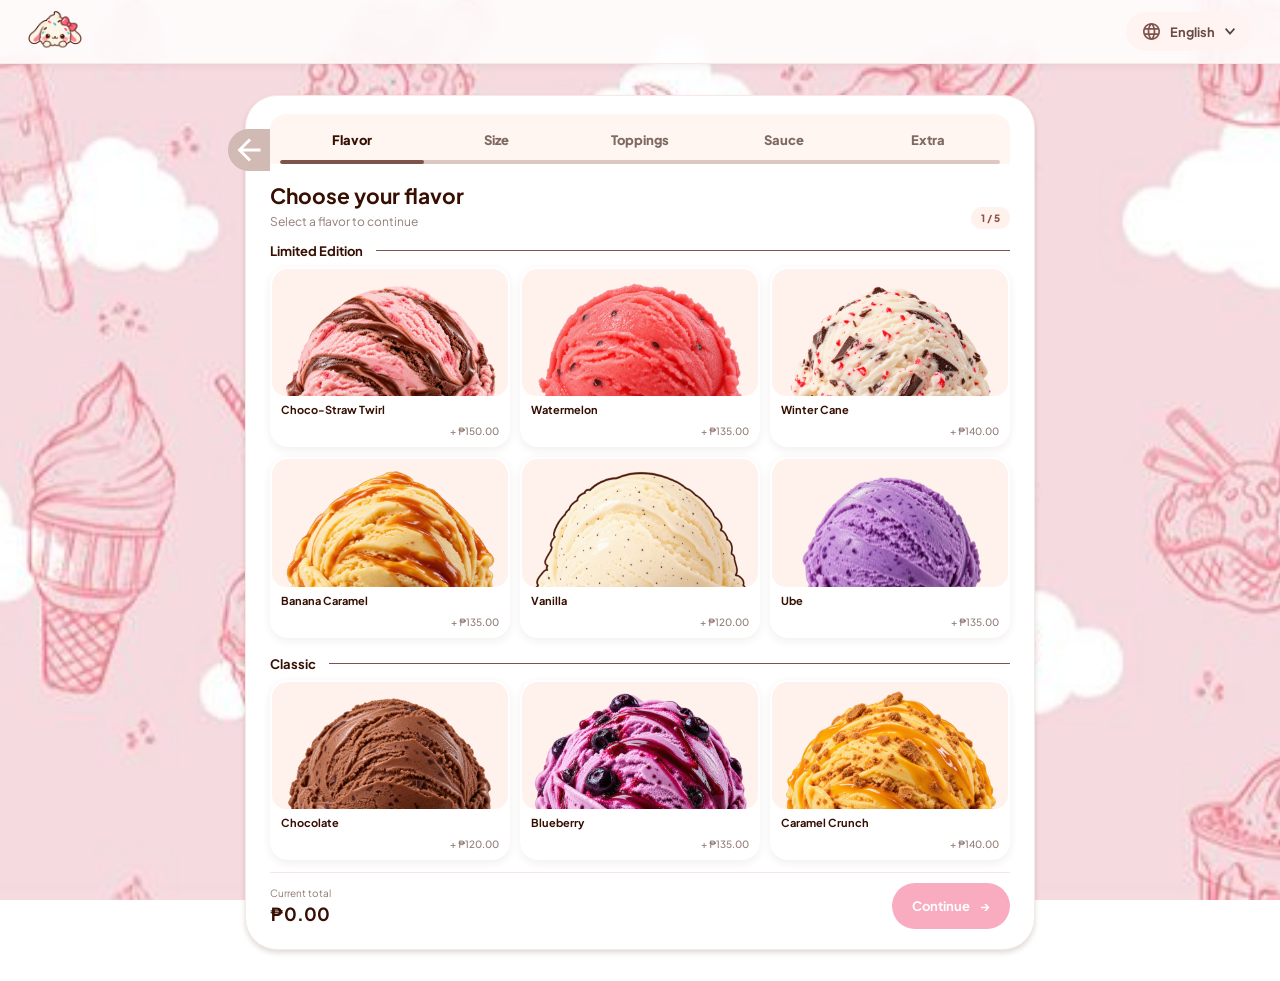
<file: frontend/src/sauce.html>
<!doctype html>
<html lang="en">
  <head>
    <meta charset="UTF-8" />
    <meta name="viewport" content="width=device-width, initial-scale=1" />
    <meta name="theme-color" content="#fff1ec" />
    <title>Choose sauce · CreamByte</title>
    <link rel="preconnect" href="https://fonts.googleapis.com" />
    <link rel="preconnect" href="https://fonts.gstatic.com" crossorigin />
    <link
      href="https://fonts.googleapis.com/css2?family=Plus+Jakarta+Sans:wght@400;500;600;700;800&display=swap"
      rel="stylesheet"
    />
    <link rel="stylesheet" href="/frontend/src/css/base.css" />
    <link
      rel="icon"
      type="image/png"
      href="/frontend/src/assets/creambyte-logo.png"
    />
    <link rel="stylesheet" href="/frontend/src/styles.css" />
    <link rel="stylesheet" href="/frontend/src/css/customize.css" />
    <link rel="stylesheet" href="/frontend/src/css/sauce.css" />
  </head>
  <body data-page="sauce">
    <header class="topbar">
      <a class="brand-link" href="/frontend/src/" aria-label="CreamByte home"
        ><img
          class="brand-mark"
          src="/frontend/src/assets/creambyte-logo.png"
          alt="CreamByte" /></a
      ><span class="language-pill"
        ><img
          class="language-icon"
          src="/frontend/src/assets/Globe.svg"
          alt="" />English<img
          class="language-caret"
          src="/frontend/src/assets/Dropdown.svg"
          alt=""
      /></span>
    </header>
    <main class="kiosk-main">
      <section class="panel build-panel" data-step="Sauce">
        <a
          class="back-button"
          href="/frontend/src/toppings.html"
          aria-label="Go back"
          ><img src="/frontend/src/assets/Back Button.svg" alt=""
        /></a>
        <nav class="step-nav" aria-label="Dessert customization steps">
          <ol>
            <li>Flavor</li>
            <li>Size</li>
            <li>Toppings</li>
            <li aria-current="step">Sauce</li>
            <li>Extra</li>
          </ol>
          <div class="progress-track"><span style="width: 80%"></span></div>
        </nav>
        <div class="step-heading">
          <div>
            <h1>Choose your sauce</h1>
            <p>Finish it with your favorite drizzle</p>
          </div>
          <span class="step-count">4 / 5</span>
        </div>
        <div class="option-grid" id="option-grid" data-options="Sauce"></div>
        <div class="build-footer">
          <div>
            <span class="muted-label">Current total</span
            ><strong id="draft-total">₱0.00</strong>
          </div>
          <button class="primary-button" id="continue-step" type="button">
            Continue <span aria-hidden="true">→</span>
          </button>
        </div>
      </section>
    </main>
  </body>
  <script src="/frontend/src/app.js"></script>
</html>
</file>
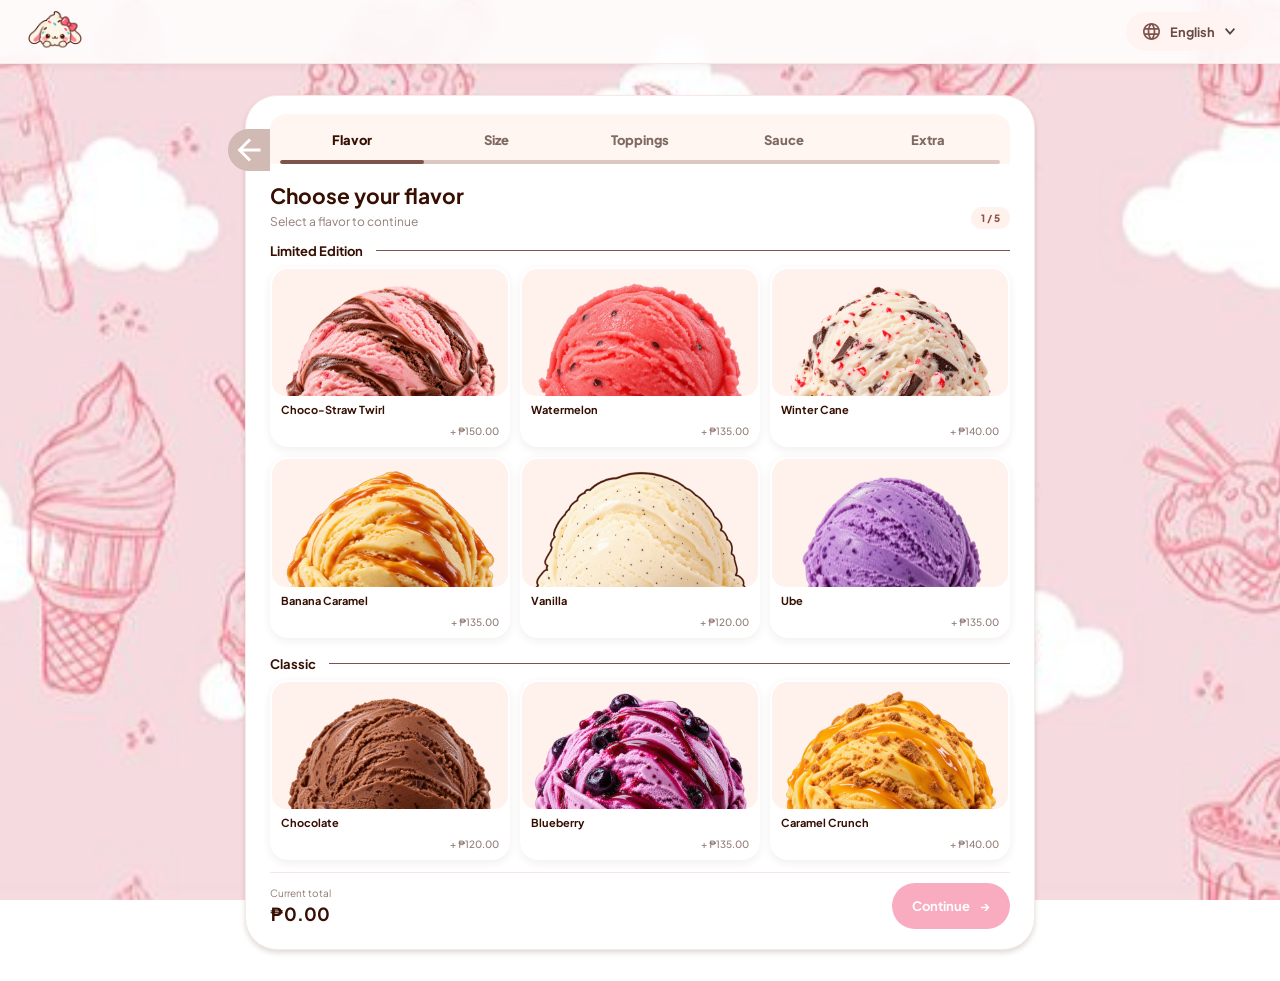
<file: frontend/src/size.html>
<!doctype html>
<html lang="en">
  <head>
    <meta charset="UTF-8" />
    <meta name="viewport" content="width=device-width, initial-scale=1" />
    <meta name="theme-color" content="#fff1ec" />
    <title>Choose a size · CreamByte</title>
    <link rel="preconnect" href="https://fonts.googleapis.com" />
    <link rel="preconnect" href="https://fonts.gstatic.com" crossorigin />
    <link
      href="https://fonts.googleapis.com/css2?family=Plus+Jakarta+Sans:wght@400;500;600;700;800&display=swap"
      rel="stylesheet"
    />
    <link rel="stylesheet" href="/frontend/src/css/base.css" />
    <link
      rel="icon"
      type="image/png"
      href="/frontend/src/assets/creambyte-logo.png"
    />
    <link rel="stylesheet" href="/frontend/src/styles.css" />
    <link rel="stylesheet" href="/frontend/src/css/customize.css" />
    <link rel="stylesheet" href="/frontend/src/css/size.css" />
  </head>
  <body data-page="size">
    <header class="topbar">
      <a class="brand-link" href="/frontend/src/" aria-label="CreamByte home"
        ><img
          class="brand-mark"
          src="/frontend/src/assets/creambyte-logo.png"
          alt="CreamByte" /></a
      ><span class="language-pill"
        ><img
          class="language-icon"
          src="/frontend/src/assets/Globe.svg"
          alt="" />English<img
          class="language-caret"
          src="/frontend/src/assets/Dropdown.svg"
          alt=""
      /></span>
    </header>
    <main class="kiosk-main">
      <section class="panel build-panel" data-step="Size">
        <a
          class="back-button"
          href="/frontend/src/flavor.html"
          aria-label="Go back"
          ><img src="/frontend/src/assets/Back Button.svg" alt=""
        /></a>
        <nav class="step-nav" aria-label="Dessert customization steps">
          <ol>
            <li>Flavor</li>
            <li aria-current="step">Size</li>
            <li>Toppings</li>
            <li>Sauce</li>
            <li>Extra</li>
          </ol>
          <div class="progress-track"><span style="width: 40%"></span></div>
        </nav>
        <div class="step-heading">
          <div>
            <h1>Choose your size</h1>
            <p>Pick a cup or cone</p>
          </div>
          <span class="step-count">2 / 5</span>
        </div>
        <div class="option-grid" id="option-grid" data-options="Size"></div>
        <div class="build-footer">
          <div>
            <span class="muted-label">Current total</span
            ><strong id="draft-total">₱0.00</strong>
          </div>
          <button class="primary-button" id="continue-step" type="button">
            Continue <span aria-hidden="true">→</span>
          </button>
        </div>
      </section>
    </main>
  </body>
  <script src="/frontend/src/app.js"></script>
</html>
</file>
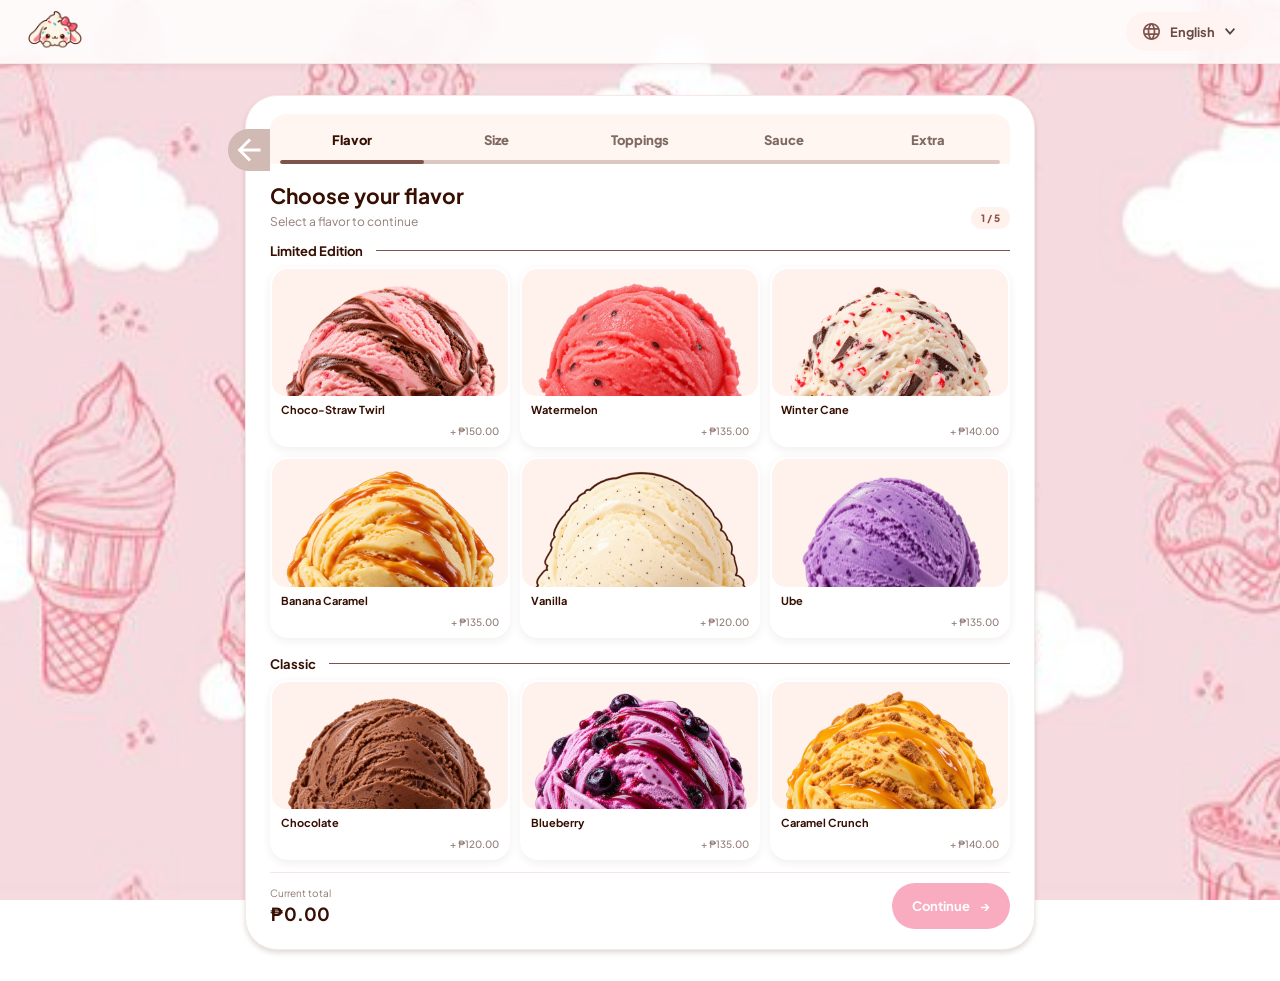
<file: frontend/src/toppings.html>
<!doctype html>
<html lang="en">
  <head>
    <meta charset="UTF-8" />
    <meta name="viewport" content="width=device-width, initial-scale=1" />
    <meta name="theme-color" content="#fff1ec" />
    <title>Choose toppings · CreamByte</title>
    <link rel="preconnect" href="https://fonts.googleapis.com" />
    <link rel="preconnect" href="https://fonts.gstatic.com" crossorigin />
    <link
      href="https://fonts.googleapis.com/css2?family=Plus+Jakarta+Sans:wght@400;500;600;700;800&display=swap"
      rel="stylesheet"
    />
    <link rel="stylesheet" href="/frontend/src/css/base.css" />
    <link
      rel="icon"
      type="image/png"
      href="/frontend/src/assets/creambyte-logo.png"
    />
    <link rel="stylesheet" href="/frontend/src/styles.css" />
    <link rel="stylesheet" href="/frontend/src/css/customize.css" />
    <link rel="stylesheet" href="/frontend/src/css/toppings.css" />
  </head>
  <body data-page="toppings">
    <header class="topbar">
      <a class="brand-link" href="/frontend/src/" aria-label="CreamByte home"
        ><img
          class="brand-mark"
          src="/frontend/src/assets/creambyte-logo.png"
          alt="CreamByte" /></a
      ><span class="language-pill"
        ><img
          class="language-icon"
          src="/frontend/src/assets/Globe.svg"
          alt="" />English<img
          class="language-caret"
          src="/frontend/src/assets/Dropdown.svg"
          alt=""
      /></span>
    </header>
    <main class="kiosk-main">
      <section class="panel build-panel" data-step="Toppings">
        <a
          class="back-button"
          href="/frontend/src/size.html"
          aria-label="Go back"
          ><img src="/frontend/src/assets/Back Button.svg" alt=""
        /></a>
        <nav class="step-nav" aria-label="Dessert customization steps">
          <ol>
            <li>Flavor</li>
            <li>Size</li>
            <li aria-current="step">Toppings</li>
            <li>Sauce</li>
            <li>Extra</li>
          </ol>
          <div class="progress-track"><span style="width: 60%"></span></div>
        </nav>
        <div class="step-heading">
          <div>
            <h1>Choose your toppings</h1>
            <p>Add a little crunch or sweetness</p>
          </div>
          <span class="step-count">3 / 5</span>
        </div>
        <div class="option-grid" id="option-grid" data-options="Toppings"></div>
        <div class="build-footer">
          <div>
            <span class="muted-label">Current total</span
            ><strong id="draft-total">₱0.00</strong>
          </div>
          <button class="primary-button" id="continue-step" type="button">
            Continue <span aria-hidden="true">→</span>
          </button>
        </div>
      </section>
    </main>
  </body>
  <script src="/frontend/src/app.js"></script>
</html>
</file>
<file: frontend/src/css/base.css>
* {
  box-sizing: border-box;
}
[hidden] {
  display: none !important;
}
:root {
  color-scheme: light;
  font-family: "Plus Jakarta Sans", sans-serif;
  color: #360f02;
  background: #fff url("/frontend/src/assets/Background.png") center / cover
    no-repeat fixed;
  font-synthesis: none;
  text-rendering: optimizeLegibility;
}
body {
  min-width: 320px;
  min-height: 100vh;
  margin: 0;
  background: transparent;
}
button,
input {
  font: inherit;
}
button,
a {
  color: inherit;
}
button {
  cursor: pointer;
}
button:focus-visible,
input:focus-visible,
a:focus-visible {
  outline: 3px solid #f45b82;
  outline-offset: 3px;
}
.topbar {
  height: 64px;
  display: flex;
  align-items: center;
  justify-content: space-between;
  padding: 0 22px;
  border-bottom: 1px solid #f8e9e4;
  background: rgba(255, 255, 255, 0.85);
  -webkit-backdrop-filter: blur(10px);
  backdrop-filter: blur(10px);
  box-shadow: 0 2px 8px rgba(54, 15, 2, 0.06);
}
.brand-link {
  display: inline-flex;
}
.brand-mark {
  width: 52px;
  height: 52px;
  object-fit: contain;
}
.language-pill {
  display: inline-flex;
  align-items: center;
  gap: 9px;
  padding: 9px 14px;
  border: 0;
  border-radius: 999px;
  background: #fff4f1;
  color: #694a44;
  font-size: 12px;
  font-weight: 700;
}
.language-icon {
  width: 16px;
  height: 16px;
}
.language-caret {
  width: 10px;
  height: auto;
}
.kiosk-main {
  min-height: calc(100vh - 64px);
  min-height: calc(100dvh - 64px);
  display: flex;
  justify-content: center;
  align-items: stretch;
  padding: 22px 18px;
  background: transparent;
}
.panel {
  position: relative;
  width: min(100%, 790px);
  min-height: min(700px, calc(100dvh - 108px));
  border-radius: 32px;
  background: #fff;
  box-shadow: 0 3px 5px rgba(54, 15, 2, 0.15);
}
.primary-button,
.secondary-button {
  min-height: 48px;
  display: inline-flex;
  align-items: center;
  justify-content: center;
  gap: 10px;
  padding: 12px 26px;
  border-radius: 999px;
  font-size: 14px;
  font-weight: 700;
  text-decoration: none;
  transition:
    background 0.16s ease,
    transform 0.16s ease,
    box-shadow 0.16s ease;
}
.primary-button {
  border: 0;
  background: #f45b82;
  color: #fff;
  box-shadow: 0 5px 12px rgba(240, 79, 123, 0.2);
}
.primary-button:hover:not(:disabled) {
  background: #e94c75;
  transform: translateY(-1px);
}
.primary-button:disabled {
  cursor: not-allowed;
  opacity: 0.5;
  box-shadow: none;
}
.secondary-button {
  border: 1px solid #edbfd0;
  background: #fff;
  color: #b0284b;
}
.secondary-button:hover {
  background: #fff6f4;
}
.full-width {
  width: 100%;
}
.back-button {
  position: absolute;
  z-index: 3;
  top: 32px;
  left: -18px;
  width: 42px;
  height: 42px;
  display: grid;
  place-items: center;
  padding: 0;
  border: 0;
  background: transparent;
  text-decoration: none;
  transition: transform 0.16s ease;
}
.back-button img {
  display: block;
  width: 100%;
  height: 100%;
}
.back-button:hover {
  transform: scale(1.06);
}
.back-button:active {
  transform: scale(0.96);
}
.back-button:focus-visible {
  border-radius: 50%;
  outline: 3px solid #f45b82;
  outline-offset: 3px;
}
.mascot-glow {
  position: absolute;
  width: 88%;
  aspect-ratio: 1;
  border-radius: 50%;
  background: radial-gradient(circle, #ffe3e6 0%, #fff6f2 50%, transparent 72%);
}
.hero-mascot,
.preference-mascot img,
.confirmation-mascot img {
  position: relative;
  z-index: 1;
  display: block;
  width: min(100%, 460px);
  aspect-ratio: 1;
  object-fit: contain;
}
.form-error {
  margin: 0;
  color: #b0284b;
  font-size: clamp(11px, 0.85vw, 14px);
  font-weight: 700;
  line-height: 1.5;
}
.totals {
  display: grid;
  gap: clamp(8px, 0.7vw, 12px);
  padding: clamp(15px, 1.4vw, 22px) clamp(24px, 2.2vw, 36px);
  border-top: 1px solid #f1dfd9;
  background: #fff7f4;
  font-size: clamp(12px, 1vw, 16px);
}
.total-row {
  display: flex;
  justify-content: space-between;
  gap: 10px;
}
.total-row.vat {
  color: #806a64;
}
.total-row.grand {
  padding-top: 3px;
  font-weight: 800;
}
@media (min-width: 700px) {
  .topbar {
    height: 76px;
    padding: 0 32px;
  }
  .brand-mark {
    width: 62px;
    height: 62px;
  }
  .kiosk-main {
    min-height: calc(100dvh - 76px);
    padding: 30px 32px;
  }
  .panel {
    min-height: min(700px, calc(100dvh - 136px));
    border-radius: 38px;
  }
}
@media (max-width: 480px) {
  .topbar {
    height: 56px;
    padding: 0 13px;
  }
  .brand-mark {
    width: 45px;
    height: 45px;
  }
  .kiosk-main {
    min-height: calc(100dvh - 56px);
    padding: 14px 12px;
  }
  .panel {
    min-height: min(700px, calc(100dvh - 84px));
    border-radius: 23px;
  }
  .back-button {
    top: 22px;
    left: -9px;
    width: 32px;
    height: 32px;
    font-size: 18px;
  }
  .totals {
    padding: 12px 14px;
    font-size: 10px;
  }
}
@media (prefers-reduced-motion: reduce) {
  *,
  *::before,
  *::after {
    scroll-behavior: auto !important;
    transition-duration: 0.01ms !important;
  }
}
</file>
<file: frontend/src/styles.css>
/* ============================================================
   CreamByte Kiosk — Global Styles
   Shared shell, layout, and base components used across all
   kiosk pages. Page-specific overrides live in /css/*.

   Design tokens, layout, and shared components.
   ============================================================ */

/* ---------- Design tokens ---------- */
:root {
  color-scheme: light;
  font-family: "Plus Jakarta Sans", sans-serif;
  color: #360f02;
  font-synthesis: none;
  text-rendering: optimizeLegibility;

  /* Brand palette */
  --cb-primary: #f45b82;
  --cb-primary-hover: #e94c75;
  --cb-primary-active: #d63f68;
  --cb-primary-soft: #fff4f1;
  --cb-ink: #360f02;
  --cb-surface: #ffffff;
  --cb-bg: #fff1ec;
  --cb-border: #f8e9e4;
  --cb-text-muted: #8f7770;
  --cb-danger: #b0284b;

  /* Elevation & shape */
  --cb-shadow-panel: 0 3px 5px rgba(54, 15, 2, 0.15);
  --cb-shadow-primary: 0 5px 12px rgba(240, 79, 123, 0.2);
  --cb-radius-panel: 32px;
  --cb-radius-btn: 999px;
  --cb-topbar-height: clamp(64px, 4.8vw, 84px);
}

/* ---------- Reset & base ---------- */
*,
*::before,
*::after {
  box-sizing: border-box;
}

[hidden] {
  display: none !important;
}

body {
  margin: 0;
  min-width: 320px;
  min-height: 100vh;
  min-height: 100dvh;
}

button,
input {
  font: inherit;
}

button,
a {
  color: inherit;
}

button {
  cursor: pointer;
}

button:focus-visible,
input:focus-visible,
a:focus-visible {
  outline: 3px solid #f45b82;
  outline-offset: 3px;
}

/* ---------- App shell: top bar ---------- */
.topbar {
  height: var(--cb-topbar-height);
  display: flex;
  align-items: center;
  justify-content: space-between;
  padding: 0 clamp(22px, 2.2vw, 40px);
  border-bottom: 1px solid #f8e9e4;
  background: rgba(255, 255, 255, 0.85);
  -webkit-backdrop-filter: blur(10px);
  backdrop-filter: blur(10px);
  box-shadow: 0 2px 8px rgba(54, 15, 2, 0.06);
}

.brand-link {
  display: inline-flex;
}

.brand-mark {
  width: clamp(52px, 4.2vw, 72px);
  height: clamp(52px, 4.2vw, 72px);
  object-fit: contain;
}

.language-pill {
  display: inline-flex;
  align-items: center;
  gap: clamp(8px, 0.8vw, 12px);
  padding: clamp(9px, 0.9vw, 14px) clamp(14px, 1.3vw, 22px);
  border: 0;
  border-radius: 999px;
  background: #fff4f1;
  color: #694a44;
  font-size: clamp(12px, 1vw, 16px);
  font-weight: 700;
}

.language-icon {
  width: clamp(16px, 1.3vw, 22px);
  height: clamp(16px, 1.3vw, 22px);
}

.language-caret {
  width: clamp(10px, 0.8vw, 14px);
  height: auto;
}

/* ---------- App shell: main panel ---------- */
.kiosk-main {
  min-height: calc(100vh - var(--cb-topbar-height));
  min-height: calc(100dvh - var(--cb-topbar-height));
  display: flex;
  justify-content: center;
  align-items: stretch;
  padding: clamp(22px, 2.4vw, 40px) clamp(18px, 2.4vw, 44px);
  background: transparent;
}

.panel {
  position: relative;
  width: min(
    100%,
    clamp(790px, 88vw, 1000px),
    max(790px, calc((100dvh - 140px) * 0.86))
  );
  min-height: min(720px, calc(100dvh - var(--cb-topbar-height) - 44px));
  border-radius: var(--cb-radius-panel);
  border: 1px solid var(--cb-border);
  background: var(--cb-surface);
  box-shadow: var(--cb-shadow-panel);
}

/* ---------- Home screen ---------- */
.start-panel {
  display: flex;
  flex-direction: column;
  align-items: center;
  justify-content: center;
  padding: 30px 48px;
}

.mascot-wrap {
  position: relative;
  flex: 1 1 auto;
  width: min(100%, 520px);
  min-height: 250px;
  display: flex;
  align-items: center;
  justify-content: center;
}

.mascot-glow {
  position: absolute;
  width: 88%;
  aspect-ratio: 1;
  border-radius: 50%;
  background: radial-gradient(circle, #ffe3e6 0%, #fff6f2 50%, transparent 72%);
}

.hero-mascot,
.preference-mascot img,
.confirmation-mascot img {
  position: relative;
  z-index: 1;
  display: block;
  width: min(100%, clamp(460px, 42vw, 600px));
  aspect-ratio: 1;
  object-fit: contain;
}

.home-content {
  width: min(100%, clamp(470px, 44vw, 620px));
  display: flex;
  flex-direction: column;
  align-items: center;
  text-align: center;
}

.home-content h1 {
  margin: 0;
  font-size: clamp(26px, 3vw, 44px);
  font-weight: 800;
  letter-spacing: -0.04em;
}

.home-content > p:not(.member-welcome) {
  margin: 9px 0 0;
  color: var(--cb-text-muted);
  font-size: clamp(14px, 1.05vw, 18px);
}

/* ---------- Buttons ---------- */
.primary-button,
.secondary-button {
  min-height: clamp(50px, 3.4vw, 64px);
  display: inline-flex;
  align-items: center;
  justify-content: center;
  gap: clamp(8px, 0.8vw, 12px);
  padding: clamp(12px, 1.1vw, 16px) clamp(26px, 2.2vw, 36px);
  border-radius: var(--cb-radius-btn);
  font-size: clamp(15px, 1.1vw, 20px);
  font-weight: 700;
  text-decoration: none;
  transition:
    background 0.16s ease,
    transform 0.16s ease,
    box-shadow 0.16s ease;
}

.primary-button {
  border: 0;
  background: var(--cb-primary);
  color: #fff;
  box-shadow: var(--cb-shadow-primary);
}

.primary-button:hover:not(:disabled) {
  background: var(--cb-primary-hover);
  transform: translateY(-1px);
}

.primary-button:active:not(:disabled),
.secondary-button:active {
  transform: scale(0.98);
}

.primary-button:disabled {
  cursor: not-allowed;
  opacity: 0.5;
  box-shadow: none;
}

.secondary-button {
  border: 1px solid #edbfd0;
  background: var(--cb-surface);
  color: var(--cb-danger);
}

.secondary-button:hover {
  background: #fff6f4;
}

.full-width {
  width: 100%;
}

/* ---------- Back button ---------- */
.back-button {
  position: absolute;
  z-index: 3;
  top: clamp(32px, 2.6vw, 44px);
  left: -18px;
  width: clamp(42px, 3.2vw, 56px);
  height: clamp(42px, 3.2vw, 56px);
  display: grid;
  place-items: center;
  padding: 0;
  border: 0;
  background: transparent;
  text-decoration: none;
  transition: transform 0.16s ease;
}

.back-button img {
  display: block;
  width: 100%;
  height: 100%;
}

.back-button:hover {
  transform: scale(1.06);
}

.back-button:active {
  transform: scale(0.96);
}

.back-button:focus-visible {
  border-radius: 50%;
  outline: 3px solid #f45b82;
  outline-offset: 3px;
}

/* ---------- Attract / idle screen ---------- */
.attract-panel {
  display: flex;
  flex-direction: column;
  align-items: center;
  justify-content: center;
  text-align: center;
}
.attract-featured {
  width: min(100%, 620px);
  text-align: center;
}
.attract-featured h1 {
  margin: 0;
  font-size: clamp(26px, 3vw, 42px);
  font-weight: 800;
  letter-spacing: -0.04em;
}
.attract-featured p {
  margin: 8px 0 0;
  color: #927c76;
  font-size: clamp(13px, 1vw, 17px);
  font-weight: 600;
}
.attract-banner {
  margin: 18px 0 0;
  padding: 10px 18px;
  border-radius: 99px;
  background: #fff4f1;
  color: #77564e;
  font-size: clamp(12px, 1vw, 16px);
  font-weight: 700;
}
.attract-start {
  margin-top: clamp(24px, 3vw, 40px);
  min-width: min(100%, 340px);
}

/* ---------- Modal ---------- */
.cb-modal-overlay {
  position: fixed;
  inset: 0;
  z-index: 2000;
  display: grid;
  place-items: center;
  background: rgba(46, 16, 10, 0.5);
}

.cb-modal {
  width: min(100%, 420px);
  background: var(--cb-surface);
  border: 1px solid var(--cb-border);
  border-radius: var(--cb-radius-panel);
  padding: clamp(22px, 3vw, 34px);
  text-align: center;
  box-shadow: 0 12px 40px rgba(54, 15, 2, 0.35);
}

.cb-modal-message {
  margin: 0 0 18px;
  color: var(--cb-ink);
  font-size: clamp(14px, 1.1vw, 18px);
  font-weight: 700;
}

/* ---------- Language dropdown ---------- */
.cb-language-menu {
  position: absolute;
  top: calc(100% + 8px);
  right: 0;
  z-index: 1200;
  min-width: 150px;
  padding: 6px;
  background: var(--cb-surface);
  border: 1px solid var(--cb-border);
  border-radius: 18px;
  box-shadow: 0 10px 28px rgba(54, 15, 2, 0.18);
  display: none;
}

.cb-language-menu.open {
  display: block;
}

.cb-language-option {
  display: block;
  width: 100%;
  padding: 10px 14px;
  border: 0;
  border-radius: 999px;
  background: transparent;
  color: var(--cb-ink);
  font-size: clamp(13px, 1vw, 16px);
  font-weight: 700;
  text-align: left;
}

.cb-language-option:hover {
  background: var(--cb-primary-soft);
}
</file>
<file: frontend/src/css/home.css>
.home-panel {
  display: flex;
  flex-direction: column;
  align-items: center;
  justify-content: center;
  padding: clamp(30px, 3.4vw, 56px) clamp(48px, 5vw, 88px);
}
.mascot-wrap {
  position: relative;
  flex: 1 1 auto;
  width: min(100%, clamp(520px, 48vw, 680px));
  min-height: clamp(250px, 26vh, 380px);
  display: flex;
  align-items: center;
  justify-content: center;
}
.hero-mascot {
  width: min(100%, clamp(460px, 42vw, 580px));
}
.home-content {
  width: min(100%, clamp(470px, 44vw, 620px));
  display: flex;
  flex-direction: column;
  align-items: center;
  text-align: center;
}
.home-content h1 {
  margin: 0;
  font-size: clamp(26px, 3vw, 44px);
  font-weight: 800;
  letter-spacing: -0.04em;
}
.home-content > p:not(.member-welcome) {
  margin: 9px 0 0;
  color: #8f7770;
  font-size: clamp(14px, 1.05vw, 18px);
}
.home-content .primary-button {
  margin-top: clamp(28px, 3vw, 44px);
}
.home-content .secondary-button {
  margin-top: clamp(12px, 1.2vw, 18px);
}
.member-welcome {
  margin: clamp(14px, 1.4vw, 22px) 0 0;
  padding: clamp(9px, 0.9vw, 14px) clamp(14px, 1.3vw, 20px);
  border-radius: 99px;
  background: #fff4f1;
  color: #77564e;
  font-size: clamp(12px, 0.95vw, 16px);
  font-weight: 700;
}
@media (max-width: 480px) {
  .home-panel {
    padding: 22px 18px;
  }
  .mascot-wrap {
    min-height: 210px;
  }
  .hero-mascot {
    width: min(100%, 390px);
  }
  .home-content h1 {
    font-size: 22px;
  }
  .home-content > p:not(.member-welcome) {
    font-size: 11px;
  }
  .home-content .primary-button {
    margin-top: 22px;
  }
}
@media (min-width: 700px) and (max-height: 1150px) {
  .home-panel {
    padding: 24px 48px;
  }
  .mascot-wrap {
    width: min(100%, 460px);
    min-height: 200px;
  }
  .hero-mascot {
    width: min(100%, 420px);
  }
  .home-content h1 {
    font-size: 30px;
  }
  .home-content > p:not(.member-welcome) {
    font-size: 14px;
  }
  .home-content .primary-button {
    margin-top: 22px;
  }
  .home-content .secondary-button {
    margin-top: 10px;
  }
}
@media (min-height: 1600px) {
  .home-panel {
    padding: 40px 64px;
  }
  .mascot-wrap {
    width: min(100%, 640px);
    min-height: 420px;
  }
  .hero-mascot {
    width: min(100%, 580px);
  }
  .home-content {
    width: min(100%, 640px);
  }
  .home-content h1 {
    font-size: 42px;
  }
  .home-content > p:not(.member-welcome) {
    font-size: 18px;
  }
  .home-content .primary-button {
    margin-top: 34px;
  }
  .member-welcome {
    font-size: 15px;
  }
}
</file>
<file: frontend/src/css/cart.css>
.cart-panel {
  display: flex;
  flex-direction: column;
  overflow: hidden;
}
.cart-content {
  flex: 1;
  min-height: 0;
  padding: clamp(24px, 2.2vw, 36px) clamp(24px, 2.2vw, 36px)
    clamp(12px, 1.2vw, 20px);
}
.cart-heading {
  display: flex;
  align-items: center;
  justify-content: space-between;
  margin-bottom: clamp(14px, 1.3vw, 20px);
}
.cart-heading h1 {
  margin: 0;
  font-size: clamp(20px, 1.7vw, 30px);
}
.item-count {
  padding: clamp(5px, 0.5vw, 8px) clamp(11px, 1vw, 16px);
  border-radius: 99px;
  background: #fff1ec;
  color: #8e5148;
  font-size: clamp(11px, 0.85vw, 14px);
  font-weight: 700;
}
.cart-items {
  display: grid;
  gap: clamp(12px, 1.1vw, 18px);
}
.cart-item {
  display: grid;
  grid-template-columns: clamp(96px, 8vw, 128px) minmax(0, 1fr);
  gap: clamp(13px, 1.2vw, 20px);
  padding: clamp(11px, 1vw, 16px);
  border-radius: clamp(16px, 1.4vw, 22px);
  background: #fff;
  box-shadow: 0 3px 8px rgba(95, 54, 42, 0.12);
}
.cart-art {
  display: grid;
  place-items: center;
  aspect-ratio: 1;
  border-radius: clamp(12px, 1.1vw, 18px);
  background: #fff1ec;
}
.cart-art-img {
  width: 100%;
  height: 100%;
  object-fit: contain;
  padding: 6px;
}
.cart-scoop {
  width: 62%;
  aspect-ratio: 1;
  border-radius: 50%;
  box-shadow:
    inset -7px -7px 12px rgba(54, 15, 2, 0.12),
    inset 5px 4px 8px rgba(255, 255, 255, 0.55);
}
.cart-item-main {
  min-width: 0;
  padding: 3px 0;
}
.cart-item-title {
  display: flex;
  align-items: start;
  justify-content: space-between;
  gap: 8px;
}
.cart-item-title h2 {
  overflow: hidden;
  margin: 0;
  font-size: clamp(13px, 1.05vw, 18px);
  text-overflow: ellipsis;
  white-space: nowrap;
}
.cart-item-title strong {
  flex: 0 0 auto;
  font-size: clamp(12px, 0.95vw, 16px);
}
.unit-price {
  margin: 4px 0 0;
  color: #927c76;
  font-size: clamp(10px, 0.8vw, 13px);
}
.order-details {
  display: grid;
  grid-template-columns: repeat(2, minmax(0, 1fr));
  gap: clamp(4px, 0.4vw, 6px) clamp(12px, 1.1vw, 18px);
  margin: 8px 0;
  color: #806a64;
  font-size: clamp(10px, 0.8vw, 13px);
}
.order-details div {
  min-width: 0;
  display: flex;
  justify-content: space-between;
  gap: 4px;
}
.order-details .service-detail {
  grid-column: 1 / -1;
}
.order-details dd {
  overflow: hidden;
  margin: 0;
  color: #5b3c35;
  font-weight: 600;
  text-align: right;
  text-overflow: ellipsis;
  white-space: nowrap;
}
.cart-item-controls {
  display: flex;
  align-items: center;
  justify-content: space-between;
  padding-top: clamp(7px, 0.6vw, 11px);
  border-top: 1px solid #f4e8e4;
}
.quantity-control {
  display: inline-flex;
  align-items: center;
  gap: clamp(8px, 0.7vw, 12px);
  padding: clamp(3px, 0.3vw, 6px) clamp(7px, 0.7vw, 10px);
  border-radius: 99px;
  background: #faf3f0;
  font-size: clamp(11px, 0.9vw, 14px);
}
.quantity-control button,
.remove-item {
  display: grid;
  place-items: center;
  padding: 0;
  border: 0;
  border-radius: 50%;
  background: transparent;
}
.quantity-control button {
  width: clamp(22px, 2vw, 30px);
  height: clamp(22px, 2vw, 30px);
  font-size: clamp(14px, 1.2vw, 20px);
}
.quantity-control button:hover {
  background: #fff;
}
.edit-item {
  min-height: clamp(30px, 2.4vw, 40px);
  padding: 0 clamp(12px, 1vw, 18px);
  border: 1px solid #edbfd0;
  border-radius: 999px;
  background: var(--cb-surface);
  color: var(--cb-danger);
  font-size: clamp(11px, 0.9vw, 14px);
  font-weight: 700;
}
.edit-item:hover {
  background: #fff6f4;
}
.remove-item {
  width: clamp(28px, 2.4vw, 38px);
  height: clamp(28px, 2.4vw, 38px);
  color: #9a7770;
  font-size: 17px;
}
.remove-icon {
  display: block;
  width: clamp(16px, 1.4vw, 22px);
  height: clamp(16px, 1.4vw, 22px);
}
.remove-item:hover {
  background: #fff1ec;
  color: #b0284b;
}
.cart-actions {
  display: flex;
  flex-wrap: wrap;
  align-items: center;
  justify-content: space-between;
  gap: clamp(10px, 1vw, 16px);
  padding: clamp(13px, 1.3vw, 20px) clamp(24px, 2.2vw, 36px)
    clamp(18px, 1.7vw, 28px);
}
.cart-actions-primary {
  display: flex;
  flex-wrap: wrap;
  gap: clamp(10px, 1vw, 16px);
}
.cart-actions .primary-button,
.cart-actions .secondary-button {
  min-height: clamp(46px, 3.2vw, 60px);
  padding: clamp(10px, 0.9vw, 14px) clamp(20px, 1.8vw, 30px);
  font-size: clamp(13px, 0.95vw, 17px);
}
@media (max-width: 480px) {
  .cart-content {
    padding: 19px 13px 10px;
  }
  .cart-heading h1 {
    font-size: 16px;
  }
  .cart-item {
    grid-template-columns: 62px minmax(0, 1fr);
    gap: 9px;
    padding: 8px;
  }
  .cart-item-title h2 {
    font-size: 10px;
  }
  .cart-item-title strong {
    font-size: 9px;
  }
  .unit-price,
  .order-details {
    font-size: 8px;
  }
  .order-details {
    gap: 3px 8px;
  }
  .cart-item-controls {
    padding-top: 5px;
  }
  .cart-actions {
    padding: 11px 13px 14px;
  }
  .cart-actions,
  .cart-actions-primary {
    flex-direction: column;
    width: 100%;
  }
  .cart-actions .primary-button,
  .cart-actions .secondary-button {
    width: 100%;
    min-height: 43px;
    padding: 10px 15px;
    font-size: 11px;
  }
}
@media (min-height: 1600px) {
  .cart-content {
    padding: 36px 40px 18px;
  }
  .cart-heading {
    margin-bottom: 20px;
  }
  .cart-heading h1 {
    font-size: 30px;
  }
  .item-count {
    font-size: 14px;
  }
  .cart-items {
    gap: 18px;
  }
  .cart-item {
    grid-template-columns: 128px minmax(0, 1fr);
    gap: 20px;
    padding: 16px;
  }
  .cart-item-title h2 {
    font-size: 19px;
  }
  .cart-item-title strong {
    font-size: 17px;
  }
  .unit-price {
    font-size: 13px;
  }
  .order-details {
    font-size: 13px;
  }
  .quantity-control {
    font-size: 15px;
  }
  .quantity-control button {
    width: 32px;
    height: 32px;
    font-size: 20px;
  }
  .cart-actions .primary-button,
  .cart-actions .secondary-button {
    min-height: 60px;
    font-size: 18px;
  }
}
.points-apply {
  padding: clamp(13px, 1.3vw, 20px) clamp(24px, 2.2vw, 36px)
    clamp(10px, 1vw, 16px);
  border-top: 1px solid #f4e8e4;
}
.points-note {
  margin: 0 0 10px;
  color: #927c76;
  font-size: clamp(12px, 0.95vw, 15px);
  font-weight: 600;
  text-align: center;
}
.points-apply-actions {
  display: flex;
  flex-wrap: wrap;
  gap: 10px;
  justify-content: center;
}
.total-row.points {
  color: #287d70;
  font-weight: 700;
}
</file>
<file: frontend/src/css/cashless.css>
.cashless-panel {
  display: flex;
  flex-direction: column;
  padding: clamp(28px, 2.6vw, 42px);
}
.cashless-panel .back-button {
  position: static;
  top: auto;
  left: auto;
  width: clamp(42px, 3.2vw, 56px);
  height: clamp(42px, 3.2vw, 56px);
  margin: 0 0 14px 0;
}
.cashless-panel > h1 {
  margin: 0;
  font-size: clamp(20px, 1.7vw, 28px);
  font-weight: 800;
}
.cashless-options {
  width: min(100%, clamp(560px, 54vw, 720px));
  display: grid;
  gap: clamp(12px, 1.1vw, 18px);
  margin: clamp(38px, 4vw, 60px) auto;
}
.cashless-card {
  width: 100%;
  display: flex;
  align-items: center;
  gap: clamp(14px, 1.3vw, 20px);
  padding: clamp(16px, 1.5vw, 24px);
  border-radius: clamp(16px, 1.4vw, 22px);
  background: #fff;
  text-align: left;
  text-decoration: none;
  box-shadow: 0 3px 8px rgba(54, 15, 2, 0.12);
}
.cashless-card:hover {
  background: #fff8f5;
}
.payment-icon {
  width: clamp(46px, 3.8vw, 64px);
  height: clamp(46px, 3.8vw, 64px);
  flex: 0 0 auto;
  display: grid;
  place-items: center;
  border-radius: 50%;
  background: #ddf8f2;
  color: #278c7e;
  font-size: clamp(19px, 1.6vw, 26px);
}
.payment-icon-img {
  width: clamp(24px, 2.1vw, 34px);
  height: clamp(24px, 2.1vw, 34px);
}
.cashless-qr {
  display: grid;
  justify-items: center;
  gap: clamp(10px, 1vw, 16px);
  margin-top: 8px;
}
.cashless-qr > img {
  width: min(100%, clamp(220px, 20vw, 320px));
  height: auto;
}
.cashless-qr p {
  margin: 0;
  color: #806a64;
  font-size: clamp(12px, 0.9vw, 15px);
  font-weight: 600;
}
.qr-badge {
  width: clamp(14px, 1.2vw, 19px);
  height: clamp(14px, 1.2vw, 19px);
  margin-right: 5px;
  vertical-align: -2px;
}
.cashless-card strong,
.cashless-card small {
  display: block;
}
.cashless-card strong {
  font-size: clamp(13px, 1.05vw, 18px);
}
.cashless-card small {
  margin-top: 4px;
  color: #806a64;
  font-size: clamp(11px, 0.85vw, 14px);
}
.chevron {
  margin-left: auto;
  color: #aa8a82;
  font-size: clamp(20px, 1.8vw, 28px);
}
@media (max-width: 480px) {
  .cashless-panel {
    padding: 23px 16px;
  }
  .cashless-panel > h1 {
    font-size: 15px;
  }
  .cashless-options {
    margin-top: 26px;
  }
  .cashless-card {
    gap: 10px;
    padding: 12px;
  }
  .payment-icon {
    width: 35px;
    height: 35px;
    font-size: 16px;
  }
  .cashless-card strong {
    font-size: 10px;
  }
  .cashless-card small {
    font-size: 8px;
  }
}
@media (min-width: 700px) and (max-height: 1150px) {
  .cashless-panel {
    padding: 22px 28px;
  }
  .cashless-options {
    margin: 24px auto;
    gap: 10px;
  }
  .cashless-card {
    padding: 13px 16px;
  }
  .cashless-qr > img {
    width: min(100%, 190px);
  }
}
</file>
<file: frontend/src/css/confirmed.css>
.confirmation-panel {
  display: flex;
  flex-direction: column;
  align-items: center;
  justify-content: center;
  padding: clamp(28px, 2.6vw, 44px) clamp(24px, 2.4vw, 40px);
  text-align: center;
}
.confirmation-panel h1 {
  margin: 0;
  font-size: clamp(22px, 2.4vw, 36px);
  font-weight: 800;
}
.confirmation-panel > p {
  margin: 7px 0 0;
  font-size: clamp(15px, 1.15vw, 20px);
}
.confirmation-mascot {
  position: relative;
  width: min(42vw, clamp(275px, 24vw, 380px));
  aspect-ratio: 1;
  display: grid;
  place-items: center;
}
.confirmation-mascot .mascot-glow {
  width: 100%;
}
.confirmation-mascot img {
  width: 100%;
}
.order-number,
.points-message,
.ready-message {
  width: min(100%, clamp(460px, 44vw, 620px));
  border-radius: clamp(14px, 1.2vw, 18px);
}
.order-number {
  margin-top: clamp(22px, 2vw, 34px);
  padding: clamp(18px, 1.6vw, 26px);
  background: #fff1ef;
  font-size: clamp(22px, 1.9vw, 32px);
  font-weight: 800;
}
.points-message {
  margin-top: 10px;
  padding: clamp(12px, 1.1vw, 18px);
  background: #e9faf6;
  color: #287d70;
  font-size: clamp(13px, 1vw, 17px);
  font-weight: 700;
}
.ready-message {
  margin-top: 10px !important;
  padding: clamp(15px, 1.3vw, 22px);
  background: #fff7f4;
  color: #6e5852;
  font-size: clamp(12px, 0.9vw, 15px) !important;
}
.points-summary {
  width: min(100%, 460px);
  display: grid;
  gap: 8px;
}
.points-summary p {
  margin: 0;
  padding: 12px 16px;
  border-radius: 12px;
  background: #fff1ef;
  color: #6e5852;
  font-size: clamp(13px, 1.1vw, 17px);
  font-weight: 700;
}
.points-summary .points-used {
  background: #fff4f1;
  color: #8e5148;
}
.points-summary .points-earned {
  background: #e9faf6;
  color: #287d70;
}
.points-summary .points-balance {
  background: #fff7f4;
}
@media (min-width: 700px) and (max-height: 1150px) {
  .confirmation-panel {
    padding: 20px 24px;
  }
  .order-number {
    padding: 12px;
    font-size: 17px;
  }
  .points-summary {
    gap: 6px;
  }
  .points-summary p {
    padding: 8px 12px;
    font-size: 12px;
  }
  .ready-message {
    padding: 10px;
    font-size: 11px;
  }
  .confirmation-actions .home-button {
    flex: 1 1 140px;
  }
}
.confirmation-actions {
  display: flex;
  flex-wrap: wrap;
  gap: clamp(12px, 1.2vw, 20px);
  justify-content: center;
  width: min(100%, clamp(460px, 44vw, 620px));
  margin-top: clamp(20px, 1.8vw, 30px);
}
.home-button {
  flex: 1 1 200px;
}
#back-home {
  background: transparent;
  border: 1px solid #f45b82;
  color: #b0284b;
  box-shadow: none;
}
#back-home:hover {
  background: transparent;
  transform: none;
}
@media (max-width: 480px) {
  .confirmation-panel {
    padding: 20px 16px;
  }
  .confirmation-panel h1 {
    font-size: 20px;
  }
  .confirmation-panel > p {
    font-size: 12px;
  }
  .order-number {
    margin-top: 17px;
    padding: 15px;
    font-size: 19px;
  }
}
</file>
<file: frontend/src/css/customize.css>
.build-panel {
  min-height: min(780px, calc(100dvh - 108px));
  display: flex;
  flex-direction: column;
  padding: clamp(18px, 1.8vw, 30px) clamp(24px, 2.4vw, 40px)
    clamp(20px, 2vw, 32px);
}
.step-nav {
  margin-bottom: clamp(22px, 2vw, 32px);
  padding: clamp(8px, 0.8vw, 12px) clamp(10px, 1vw, 16px) 0;
  border-radius: 16px 16px 0 0;
  background: #fff5f1;
}
.step-nav ol {
  display: flex;
  margin: 0;
  padding: 0;
  list-style: none;
}
.step-nav li {
  flex: 1;
  min-height: clamp(38px, 3.2vw, 52px);
  display: flex;
  align-items: center;
  justify-content: center;
  color: #7f6963;
  font-size: clamp(14px, 1.15vw, 19px);
  font-weight: 800;
  text-align: center;
}
.step-nav li[aria-current="step"] {
  color: #360f02;
}
.progress-track {
  height: 4px;
  overflow: hidden;
  border-radius: 99px;
  background: #ddc8c1;
}
.progress-track span {
  height: 100%;
  display: block;
  border-radius: inherit;
  background: #7e544a;
  transition: width 0.18s ease;
}
.step-heading {
  display: flex;
  align-items: end;
  justify-content: space-between;
  gap: clamp(12px, 1.2vw, 20px);
  margin-bottom: clamp(16px, 1.5vw, 26px);
}
.step-heading h1 {
  margin: 0;
  font-size: clamp(20px, 1.7vw, 30px);
}
.step-heading p {
  margin: 5px 0 0;
  color: #927c76;
  font-size: clamp(12px, 0.95vw, 16px);
}
.step-count {
  padding: clamp(6px, 0.6vw, 10px) clamp(11px, 1vw, 16px);
  border-radius: 99px;
  background: #fff1ec;
  color: #8e5148;
  font-size: clamp(11px, 0.85vw, 14px);
  font-weight: 800;
}
.option-grid {
  flex: 1;
  display: grid;
  grid-template-columns: repeat(3, minmax(0, 1fr));
  align-content: start;
  gap: clamp(14px, 1.3vw, 22px);
}
.option-card {
  position: relative;
  min-width: 0;
  overflow: hidden;
  padding: 0;
  border: 2px solid transparent;
  border-radius: clamp(16px, 1.4vw, 22px);
  background: #fff;
  text-align: left;
  box-shadow: 0 3px 8px rgba(95, 54, 42, 0.08);
  transition:
    transform 0.16s ease,
    box-shadow 0.16s ease,
    border-color 0.16s ease;
}
.option-card:hover {
  transform: translateY(-2px);
  box-shadow: 0 7px 15px rgba(95, 54, 42, 0.12);
}
.option-card.selected {
  border-color: #f45b82;
  box-shadow: 0 0 0 2px rgba(244, 91, 130, 0.16);
}
.option-art {
  aspect-ratio: 1.45 / 1;
  display: grid;
  place-items: center;
  overflow: hidden;
  border-radius: clamp(12px, 1.1vw, 18px);
  background: #fff1ec;
}
.option-img {
  width: 100%;
  height: 100%;
  object-fit: contain;
  padding: clamp(6px, 0.7vw, 12px);
}
.scoop-art {
  position: relative;
  width: 72%;
  height: 66%;
  margin-top: 14px;
  border-radius: 52% 52% 44% 44%;
  box-shadow:
    inset -10px -10px 15px rgba(54, 15, 2, 0.12),
    inset 8px 5px 12px rgba(255, 255, 255, 0.65),
    0 4px 3px rgba(54, 15, 2, 0.1);
}
.cup-art {
  position: relative;
  width: 48%;
  height: 68%;
  border: 2px solid #b77a43;
  border-radius: 3px 3px 12px 12px;
  background: linear-gradient(#f2bf75, #d78c3e);
}
.cup-art::before {
  position: absolute;
  top: -3px;
  left: -12%;
  width: 124%;
  height: 10px;
  border: 2px solid #9b5e30;
  border-radius: 99px;
  background: #e8a957;
  content: "";
}
.topping-art {
  width: 58%;
  height: 58%;
  display: grid;
  grid-template-columns: repeat(3, 1fr);
  gap: 5px;
}
.topping-art span {
  border-radius: 50%;
  box-shadow: 0 1px 2px rgba(0, 0, 0, 0.12);
}
.empty-art {
  color: #a48a83;
  font-size: clamp(11px, 0.9vw, 15px);
  font-weight: 700;
}
.option-name {
  min-height: clamp(48px, 4.2vw, 66px);
  display: flex;
  flex-direction: column;
  justify-content: space-between;
  gap: clamp(6px, 0.6vw, 10px);
  padding: clamp(9px, 0.9vw, 14px) clamp(10px, 1vw, 15px);
  font-size: clamp(12px, 1vw, 16px);
  font-weight: 700;
  line-height: 1.3;
}
.option-price {
  align-self: end;
  color: #927c76;
  font-size: clamp(11px, 0.85vw, 14px);
  font-weight: 500;
}
.selected-check {
  position: absolute;
  z-index: 2;
  top: clamp(7px, 0.7vw, 10px);
  right: clamp(7px, 0.7vw, 10px);
  width: clamp(22px, 1.9vw, 30px);
  height: clamp(22px, 1.9vw, 30px);
  display: grid;
  place-items: center;
  border-radius: 50%;
  background: #f45b82;
  color: #fff;
  font-size: clamp(13px, 1.1vw, 18px);
  font-weight: 800;
}
.build-footer {
  display: flex;
  align-items: center;
  justify-content: space-between;
  gap: clamp(12px, 1.2vw, 20px);
  margin-top: clamp(16px, 1.5vw, 26px);
  padding-top: clamp(12px, 1.2vw, 20px);
  border-top: 1px solid #f4e8e4;
}
.muted-label {
  display: block;
  margin-bottom: 3px;
  color: #8f7770;
  font-size: clamp(11px, 0.9vw, 15px);
}
.build-footer strong {
  font-size: clamp(18px, 1.6vw, 26px);
}
@media (min-height: 1600px) {
  .step-nav li {
    min-height: 48px;
    font-size: 17px;
  }
  .step-heading h1 {
    font-size: 27px;
  }
  .step-heading p {
    font-size: 15px;
  }
  .step-count {
    font-size: 13px;
  }
  .option-art {
    aspect-ratio: 1.3 / 1;
  }
  .option-name {
    min-height: 62px;
    font-size: 15px;
  }
  .option-price {
    font-size: 13px;
  }
  .build-footer strong {
    font-size: 24px;
  }
  .muted-label {
    font-size: 14px;
  }
  .build-footer .primary-button {
    min-height: 56px;
    font-size: 18px;
  }
}
@media (max-width: 480px) {
  .build-panel {
    padding: 12px 11px 14px;
  }
  .step-nav {
    margin-bottom: 15px;
    padding: 6px 6px 0;
  }
  .step-nav li {
    min-height: 31px;
    font-size: 8px;
  }
  .step-heading {
    margin-bottom: 12px;
  }
  .step-heading h1 {
    font-size: 15px;
  }
  .step-heading p {
    font-size: 9px;
  }
  .step-count {
    padding: 5px 8px;
    font-size: 9px;
  }
  .option-grid {
    gap: 8px;
  }
  .option-art {
    border-radius: 9px;
  }
  .option-name {
    min-height: 44px;
    padding: 6px;
    font-size: 8px;
  }
  .option-price {
    font-size: 8px;
  }
  .build-footer {
    margin-top: 12px;
    padding-top: 10px;
  }
  .build-footer strong {
    font-size: 15px;
  }
  .build-footer .primary-button {
    min-height: 43px;
    padding: 10px 15px;
    font-size: 11px;
  }
}
@media (min-width: 700px) and (max-height: 1150px) {
  .build-panel {
    padding: 18px 24px 20px;
  }
  .step-nav {
    margin-bottom: 18px;
    padding: 6px 10px 0;
  }
  .step-nav li {
    min-height: 40px;
    font-size: 13px;
  }
  .step-heading {
    margin-bottom: 14px;
  }
  .step-heading h1 {
    font-size: 21px;
  }
  .step-heading p {
    font-size: 12px;
  }
  .step-count {
    padding: 5px 10px;
    font-size: 10px;
  }
  .option-grid {
    gap: 12px;
  }
  .option-art {
    aspect-ratio: 1.85 / 1;
  }
  .option-name {
    min-height: 46px;
    padding: 7px 9px;
    font-size: 11px;
  }
  .option-price {
    font-size: 10px;
  }
  .build-footer {
    margin-top: 12px;
    padding-top: 10px;
  }
  .muted-label {
    font-size: 10px;
  }
  .build-footer strong {
    font-size: 18px;
  }
  .build-footer .primary-button {
    min-height: 46px;
    padding: 10px 20px;
    font-size: 13px;
  }
}
</file>
<file: frontend/src/css/extra.css>
.build-panel[data-step="Extra"] .option-grid {
  grid-template-columns: repeat(3, minmax(0, 1fr));
}
.build-panel[data-step="Extra"] .option-card {
  align-self: start;
}
@media (max-width: 480px) {
  .build-panel[data-step="Extra"] .option-grid {
    gap: 8px;
  }
}
</file>
<file: frontend/src/css/flavor.css>
.flavor-groups {
  flex: 1;
  display: grid;
  align-content: start;
  gap: clamp(20px, 2vw, 32px);
}
.flavor-groups section {
  min-width: 0;
}
.group-title {
  display: flex;
  align-items: center;
  gap: clamp(10px, 1vw, 16px);
  margin-bottom: clamp(10px, 1vw, 16px);
}
.group-title h2 {
  margin: 0;
  font-size: clamp(14px, 1.2vw, 20px);
  font-weight: 700;
}
.group-title::after {
  height: 1px;
  flex: 1;
  background: #7e544a;
  content: "";
}
.flavor-groups .option-grid {
  gap: clamp(10px, 1vw, 18px);
}
@media (max-width: 480px) {
  .flavor-groups {
    gap: 13px;
  }
  .flavor-groups .option-grid {
    gap: 7px;
  }
  .group-title {
    margin-bottom: 7px;
  }
  .group-title h2 {
    font-size: 10px;
  }
}
@media (min-width: 700px) and (max-height: 1150px) {
  .flavor-groups {
    gap: 18px;
  }
  .group-title {
    margin-bottom: 8px;
  }
  .group-title h2 {
    font-size: 13px;
  }
  .flavor-groups .option-grid {
    gap: 10px;
  }
}
</file>
<file: frontend/src/css/register.css>
.form-panel {
  display: flex;
  flex-direction: column;
  align-items: center;
  justify-content: center;
  padding: clamp(36px, 3.4vw, 56px) clamp(24px, 2.4vw, 40px);
}
.form-panel h1 {
  margin: 0;
  text-align: center;
  font-size: clamp(22px, 2.6vw, 34px);
  font-weight: 800;
}
.form-icon {
  width: clamp(72px, 6vw, 96px);
  height: clamp(72px, 6vw, 96px);
  margin-bottom: clamp(18px, 1.6vw, 26px);
  border-radius: 50%;
  background: #fff1ec;
  display: block;
  object-fit: contain;
  padding: 4px;
}
.panel-intro {
  margin: 9px 0 0;
  color: #806a64;
  font-size: clamp(13px, 1.05vw, 17px);
  line-height: 1.55;
  text-align: center;
}
.member-form {
  width: min(100%, clamp(420px, 40vw, 540px));
  display: grid;
  gap: clamp(14px, 1.3vw, 20px);
  margin-top: clamp(24px, 2.4vw, 36px);
}
.member-form label {
  display: grid;
  gap: clamp(7px, 0.7vw, 11px);
  color: #5b3c35;
  font-size: clamp(13px, 1vw, 17px);
  font-weight: 700;
}
.field-label {
  display: inline-flex;
  align-items: center;
  gap: 6px;
}
.field-icon {
  width: clamp(22px, 1.9vw, 30px);
  height: auto;
}
.member-form input {
  width: 100%;
  height: clamp(48px, 4vw, 62px);
  padding: 0 clamp(14px, 1.4vw, 20px);
  border: 1px solid #ead7d1;
  border-radius: clamp(12px, 1.1vw, 16px);
  background: #fffaf8;
  color: #360f02;
  font-size: clamp(14px, 1.05vw, 18px);
  outline: none;
}
.member-form input::placeholder {
  color: #b49c95;
  font-weight: 400;
}
.member-form input:focus {
  border-color: #f45b82;
  box-shadow: 0 0 0 3px rgba(244, 91, 130, 0.16);
}
.member-form label:has(.pin-toggle) {
  position: relative;
}
.member-form label:has(.pin-toggle) .pin-toggle {
  position: absolute;
  top: 68%;
  right: clamp(12px, 1.4vw, 20px);
  transform: translateY(-50%);
  display: inline-flex;
  align-items: center;
  justify-content: center;
  width: clamp(36px, 3vw, 46px);
  height: clamp(36px, 3vw, 46px);
  border: 0;
  border-radius: 50%;
  background: transparent;
  color: #b0284b;
  cursor: pointer;
}
.member-form label:has(.pin-toggle) .pin-toggle:hover {
  background: #fff4f1;
}
.form-note {
  margin: 0;
  color: #927c76;
  font-size: clamp(11px, 0.85vw, 14px);
  line-height: 1.5;
}
@media (max-width: 480px) {
  .form-panel {
    padding: 28px 20px;
  }
  .form-panel h1 {
    font-size: 20px;
  }
}
@media (min-height: 1600px) {
  .form-panel {
    padding: 48px 40px;
  }
  .form-panel h1 {
    font-size: 34px;
  }
  .form-icon {
    width: 104px;
    height: 104px;
    margin-bottom: 26px;
  }
  .panel-intro {
    font-size: 18px;
  }
  .member-form {
    width: min(100%, 560px);
    gap: 22px;
    margin-top: 36px;
  }
  .member-form label {
    font-size: 17px;
  }
  .member-form input {
    height: 64px;
    font-size: 19px;
  }
  .form-note {
    font-size: 15px;
  }
}

/* ---------- On-screen keypad (member login) ---------- */
.keypad {
  width: min(100%, 360px);
  margin-top: 26px;
  display: grid;
  gap: 12px;
}
.keypad-display {
  min-height: 64px;
  display: grid;
  place-items: center;
  padding: 12px;
  border: 1px solid #f0ddd6;
  border-radius: 16px;
  background: #fff7f4;
  color: #360f02;
  font-size: clamp(22px, 2.4vw, 30px);
  font-weight: 800;
  letter-spacing: 0.12em;
}
.keypad-grid {
  display: grid;
  grid-template-columns: repeat(3, minmax(0, 1fr));
  gap: 10px;
}
.keypad-key {
  min-height: 60px;
  border: 0;
  border-radius: 14px;
  background: #fff1ec;
  color: #360f02;
  font-size: clamp(20px, 2vw, 26px);
  font-weight: 700;
}
.keypad-key:hover {
  background: #ffe6df;
}
.keypad-key:active {
  background: #ffd9d0;
}
.keypad-login {
  margin-top: 6px;
}
@media (min-width: 700px) and (max-height: 1150px) {
  .keypad {
    margin-top: 12px;
    gap: 8px;
  }
  .keypad-display {
    min-height: 46px;
    font-size: 18px;
  }
  .keypad-grid {
    gap: 8px;
  }
  .keypad-key {
    min-height: 42px;
    font-size: 16px;
    border-radius: 12px;
  }
  .keypad-login {
    margin-top: 0;
  }
  .panel-intro {
    font-size: 12px;
  }
}
</file>
<file: frontend/src/css/payment.css>
.payment-panel {
  display: flex;
  flex-direction: column;
  padding: clamp(28px, 2.6vw, 42px);
}
.payment-panel > h1 {
  margin: 0;
  text-align: left;
  font-size: clamp(20px, 1.7vw, 28px);
  font-weight: 800;
}
.payment-options {
  flex: 1;
  display: grid;
  grid-template-columns: repeat(2, minmax(0, 1fr));
  align-content: center;
  gap: clamp(22px, 2vw, 34px);
  padding: clamp(50px, 5vh, 80px) clamp(12px, 1.2vw, 22px);
}
.payment-card {
  min-height: clamp(190px, 20vw, 280px);
  display: flex;
  flex-direction: column;
  align-items: center;
  justify-content: center;
  gap: clamp(15px, 1.4vw, 22px);
  border: 0;
  border-radius: clamp(18px, 1.6vw, 26px);
  background: #fff1ec;
  text-decoration: none;
  box-shadow: 0 3px 6px rgba(54, 15, 2, 0.12);
  font-size: clamp(14px, 1.2vw, 20px);
  font-weight: 700;
}
.payment-card:hover {
  transform: translateY(-2px);
  background: #ffe8e0;
}
.payment-card-icon {
  width: clamp(45px, 4.2vw, 66px);
  height: clamp(45px, 4.2vw, 66px);
  display: grid;
  place-items: center;
  border-radius: 50%;
  background: #fff;
}
.payment-card-icon img {
  width: 60%;
  height: 60%;
  object-fit: contain;
}
@media (max-width: 480px) {
  .payment-panel {
    padding: 23px 16px;
  }
  .payment-panel > h1 {
    font-size: 15px;
  }
  .payment-options {
    gap: 10px;
    padding: 35px 0;
  }
  .payment-card {
    min-height: 130px;
    padding: 12px;
    font-size: 10px;
  }
  .payment-card-icon {
    width: 36px;
    height: 36px;
  }
  .payment-card-icon img {
    width: 60%;
    height: 60%;
  }
}
</file>
<file: frontend/src/css/preference.css>
.preference-panel {
  display: flex;
  flex-direction: column;
  align-items: center;
  justify-content: center;
  padding: clamp(36px, 3.4vw, 56px) clamp(24px, 2.4vw, 40px);
}
.preference-mascot {
  position: relative;
  width: min(46vw, clamp(300px, 30vw, 420px));
  aspect-ratio: 1;
  display: grid;
  place-items: center;
  margin-bottom: clamp(8px, 0.8vw, 14px);
}
.preference-mascot::before {
  position: absolute;
  inset: 0;
  border-radius: 50%;
  background: radial-gradient(circle, #ffe4e7 0%, #fff8f5 58%, transparent 75%);
  content: "";
}
.preference-mascot img {
  width: 100%;
}
.greeting {
  margin: 0 0 clamp(14px, 1.4vw, 22px);
  padding: clamp(8px, 0.8vw, 12px) clamp(15px, 1.4vw, 22px);
  border-radius: 99px;
  background: #fff4f1;
  color: #77564e;
  font-size: clamp(13px, 1vw, 17px);
  font-weight: 700;
}
.preference-content {
  width: min(100%, clamp(470px, 46vw, 640px));
}
.preference-heading {
  display: flex;
  align-items: center;
  justify-content: space-between;
  gap: clamp(10px, 1vw, 16px);
  margin-bottom: clamp(16px, 1.5vw, 24px);
  font-size: clamp(13px, 1.1vw, 17px);
  font-weight: 800;
  letter-spacing: 0.02em;
}
.preference-heading h1 {
  margin: 0;
  font-size: inherit;
}
.preference-heading span {
  color: #b0284b;
  font-size: clamp(12px, 0.95vw, 15px);
  font-weight: 500;
}
.preference-options {
  display: grid;
  grid-template-columns: repeat(2, minmax(0, 1fr));
  gap: clamp(16px, 1.6vw, 26px);
}
.preference-card {
  min-height: clamp(116px, 10vw, 160px);
  display: flex;
  flex-direction: column;
  align-items: center;
  justify-content: center;
  gap: clamp(11px, 1vw, 16px);
  border: 0;
  border-radius: clamp(18px, 1.6vw, 24px);
  background: #fff1ec;
  font-size: clamp(14px, 1.2vw, 20px);
  font-weight: 700;
  transition:
    transform 0.16s ease,
    background 0.16s ease;
}
.preference-card:hover {
  transform: translateY(-2px);
  background: #ffe6df;
}
.preference-card img,
.preference-icon {
  width: auto;
  height: clamp(36px, 3vw, 52px);
  object-fit: contain;
}
@media (max-width: 480px) {
  .preference-panel {
    padding: 22px 18px;
  }
  .preference-mascot {
    width: min(57vw, 230px);
  }
  .preference-heading {
    font-size: 10px;
  }
  .preference-heading span {
    font-size: 9px;
  }
  .preference-options {
    gap: 11px;
  }
  .preference-card {
    min-height: 88px;
    border-radius: 15px;
    font-size: 11px;
  }
}
@media (min-height: 1600px) {
  .preference-panel {
    padding: 44px 40px;
  }
  .preference-mascot {
    width: min(46vw, 470px);
    margin-bottom: 16px;
  }
  .greeting {
    font-size: 17px;
  }
  .preference-content {
    width: min(100%, 700px);
  }
  .preference-heading {
    font-size: 18px;
    margin-bottom: 24px;
  }
  .preference-heading span {
    font-size: 15px;
  }
  .preference-options {
    gap: 26px;
  }
  .preference-card {
    min-height: 160px;
    font-size: 18px;
  }
  .preference-card img,
  .preference-icon {
    height: 58px;
  }
}
</file>
<file: frontend/src/css/sauce.css>
.build-panel[data-step="Sauce"] .option-grid {
  grid-template-columns: repeat(3, minmax(0, 1fr));
}
.build-panel[data-step="Sauce"] .option-card {
  align-self: start;
}
@media (max-width: 480px) {
  .build-panel[data-step="Sauce"] .option-grid {
    gap: 8px;
  }
}
</file>
<file: frontend/src/css/size.css>
.build-panel[data-step="Size"] .option-grid {
  grid-template-columns: repeat(3, minmax(0, 1fr));
}
.build-panel[data-step="Size"] .option-card:nth-child(n + 4) {
  max-width: calc(100% - 2px);
}
@media (max-width: 480px) {
  .build-panel[data-step="Size"] .option-grid {
    gap: 8px;
  }
}
</file>
<file: frontend/src/css/toppings.css>
.build-panel[data-step="Toppings"] .option-grid {
  grid-template-columns: repeat(3, minmax(0, 1fr));
}
.build-panel[data-step="Toppings"] .option-card {
  align-self: start;
}
@media (max-width: 480px) {
  .build-panel[data-step="Toppings"] .option-grid {
    gap: 8px;
  }
}
</file>
